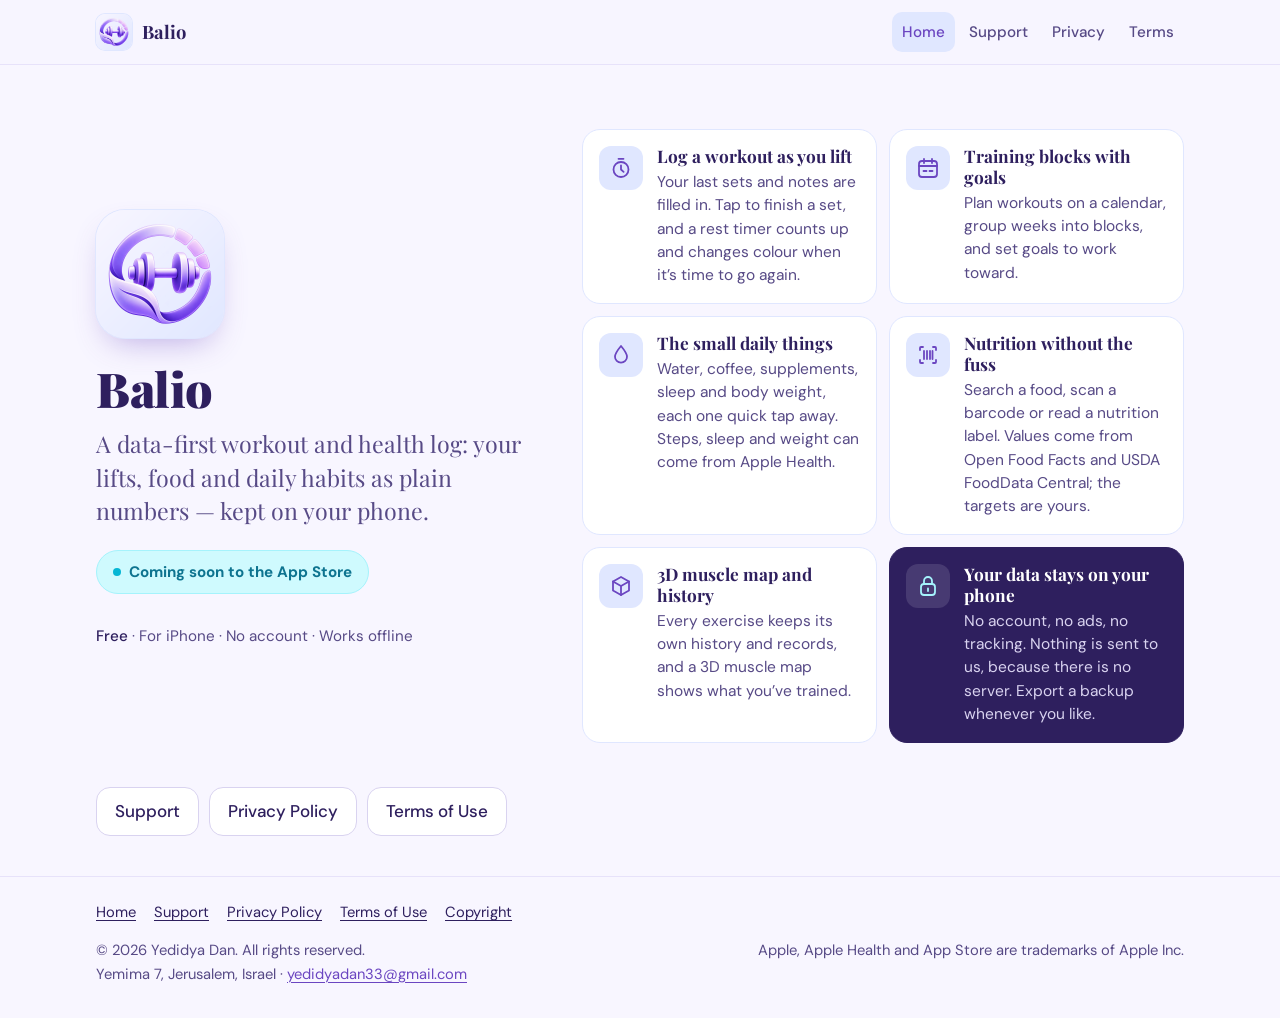
<file: index.html>
<!doctype html>
<html lang="en">
<head>
<meta charset="utf-8">
<meta name="viewport" content="width=device-width, initial-scale=1">
<title>Balio · Private workout and health log for iPhone</title>
<meta name="description" content="A private workout and health log for iPhone. Log lifts with a rest timer, plan training blocks, track food, water, coffee, sleep, supplements and weight. No account; your data stays on your phone, never on our servers.">
<meta name="theme-color" content="#F8F6FF">
<meta property="og:type" content="website">
<meta property="og:title" content="Balio">
<meta property="og:description" content="A private workout and health log for iPhone. No account; your data stays on your phone, never on our servers.">
<link rel="icon" type="image/png" href="icon.png">
<link rel="apple-touch-icon" href="icon.png">
<link rel="preconnect" href="https://fonts.googleapis.com">
<link rel="preconnect" href="https://fonts.gstatic.com" crossorigin>
<link rel="stylesheet" href="https://fonts.googleapis.com/css2?family=DM+Sans:wght@400;500;700&family=Playfair+Display:wght@400;700;900&display=swap">
<link rel="stylesheet" href="style.css">
</head>
<body>
<a class="skip" href="#main">Skip to content</a>
<header class="site-header">
  <div class="wrap">
    <a class="brand" href="index.html"><img data-app-icon src="icon.png" alt="" width="36" height="36"><span data-app-name>Balio</span></a>
    <nav class="site-nav" aria-label="Main">
      <ul>
        <li><a href="index.html" aria-current="page">Home</a></li>
        <li><a href="support.html">Support</a></li>
        <li><a href="privacy.html">Privacy</a></li>
        <li><a href="terms.html">Terms</a></li>
      </ul>
    </nav>
  </div>
</header>

<main id="main">
  <div class="wrap">
    <section class="hero" aria-labelledby="app-title">
      <div class="hero-grid">
        <div>
          <img class="app-icon" data-app-icon src="icon.png" alt="Balio app icon" width="128" height="128">
          <h1 id="app-title" data-app-name>Balio</h1>
          <p class="pitch">A data-first workout and health log: your lifts, food and daily habits as plain numbers&nbsp;— kept on your phone.</p>
          <p class="pill">Coming soon to the App Store</p>
          <p class="meta"><strong>Free</strong> · For iPhone · No account · Works offline</p>
        </div>

        <ul class="features" aria-label="Features">
          <li class="feature">
            <svg viewBox="0 0 24 24" fill="none" stroke="currentColor" stroke-width="1.8" stroke-linecap="round" stroke-linejoin="round" aria-hidden="true"><circle cx="12" cy="13.5" r="7.5"/><path d="M12 9.5v4l2.6 2.4M9.5 2.8h5"/></svg>
            <h3>Log a workout as you lift</h3>
            <p>Your last sets and notes are filled in. Tap to finish a set, and a rest timer counts up and changes colour when it’s time to go again.</p>
          </li>
          <li class="feature">
            <svg viewBox="0 0 24 24" fill="none" stroke="currentColor" stroke-width="1.8" stroke-linecap="round" stroke-linejoin="round" aria-hidden="true"><rect x="3" y="5" width="18" height="16" rx="3"/><path d="M3 10h18M8 3v4M16 3v4M7.5 15h3M13.5 15h3"/></svg>
            <h3>Training blocks with goals</h3>
            <p>Plan workouts on a calendar, group weeks into blocks, and set goals to work toward.</p>
          </li>
          <li class="feature">
            <svg viewBox="0 0 24 24" fill="none" stroke="currentColor" stroke-width="1.8" stroke-linecap="round" stroke-linejoin="round" aria-hidden="true"><path d="M12 3c3.6 4.3 6 7.6 6 10.7a6 6 0 0 1-12 0C6 10.6 8.4 7.3 12 3z"/></svg>
            <h3>The small daily things</h3>
            <p>Water, coffee, supplements, sleep and body weight, each one quick tap away. Steps, sleep and weight can come from Apple Health.</p>
          </li>
          <li class="feature">
            <svg viewBox="0 0 24 24" fill="none" stroke="currentColor" stroke-width="1.8" stroke-linecap="round" stroke-linejoin="round" aria-hidden="true"><path d="M4 7V5a1 1 0 0 1 1-1h2M17 4h2a1 1 0 0 1 1 1v2M20 17v2a1 1 0 0 1-1 1h-2M7 20H5a1 1 0 0 1-1-1v-2M8 8v8M11 8v8M14 8v8M16.5 8v8"/></svg>
            <h3>Nutrition without the fuss</h3>
            <p>Search a food, scan a barcode or read a nutrition label. Values come from Open Food Facts and USDA FoodData Central; the targets are yours.</p>
          </li>
          <li class="feature">
            <svg viewBox="0 0 24 24" fill="none" stroke="currentColor" stroke-width="1.8" stroke-linecap="round" stroke-linejoin="round" aria-hidden="true"><path d="M12 3l8 4.5v9L12 21l-8-4.5v-9z"/><path d="M4 7.5l8 4.5 8-4.5M12 12v9"/></svg>
            <h3>3D muscle map and history</h3>
            <p>Every exercise keeps its own history and records, and a 3D muscle map shows what you’ve trained.</p>
          </li>
          <li class="feature private">
            <svg viewBox="0 0 24 24" fill="none" stroke="currentColor" stroke-width="1.8" stroke-linecap="round" stroke-linejoin="round" aria-hidden="true"><rect x="5" y="10" width="14" height="11" rx="3"/><path d="M8 10V7a4 4 0 0 1 8 0v3M12 14.5v2.5"/></svg>
            <h3>Your data stays on your phone</h3>
            <p>No account, no ads, no tracking. Nothing is sent to us, because there is no server. Export a backup whenever you like.</p>
          </li>
        </ul>
      </div>
    </section>

    <nav class="links-row" aria-label="More about the app">
      <a class="btn" href="support.html">Support</a>
      <a class="btn" href="privacy.html">Privacy Policy</a>
      <a class="btn" href="terms.html">Terms of Use</a>
    </nav>
  </div>
</main>

<footer class="site-footer">
  <div class="wrap">
    <nav aria-label="Footer">
      <ul>
        <li><a href="index.html">Home</a></li>
        <li><a href="support.html">Support</a></li>
        <li><a href="privacy.html">Privacy Policy</a></li>
        <li><a href="terms.html">Terms of Use</a></li>
        <li><a href="copyright.html">Copyright</a></li>
      </ul>
    </nav>
    <div>
      <p>© 2026 Yedidya Dan. All rights reserved.</p>
      <address>Yemima 7, Jerusalem, Israel · <a href="mailto:yedidyadan33@gmail.com">yedidyadan33@gmail.com</a></address>
    </div>
    <p>Apple, Apple Health and App Store are trademarks of Apple Inc.</p>
  </div>
</footer>
<script src="config.js"></script>
</body>
</html>
</file>
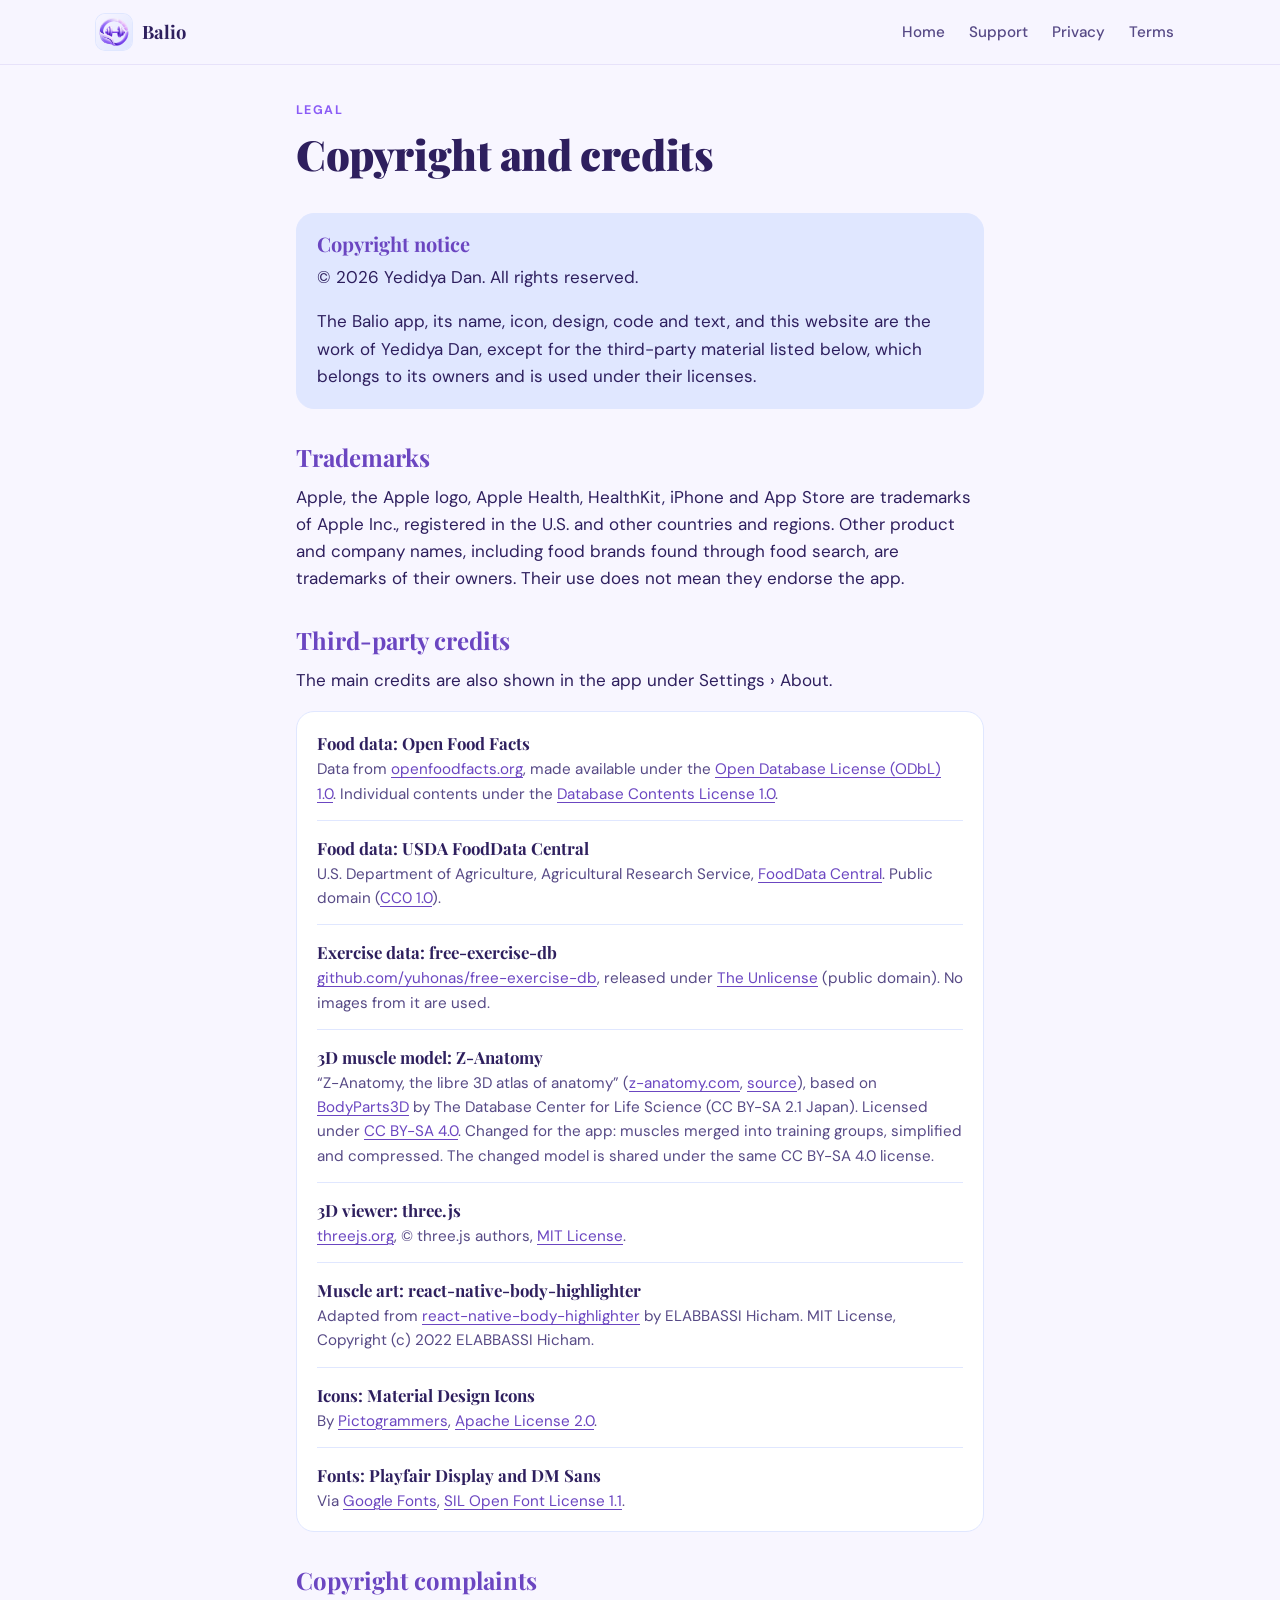
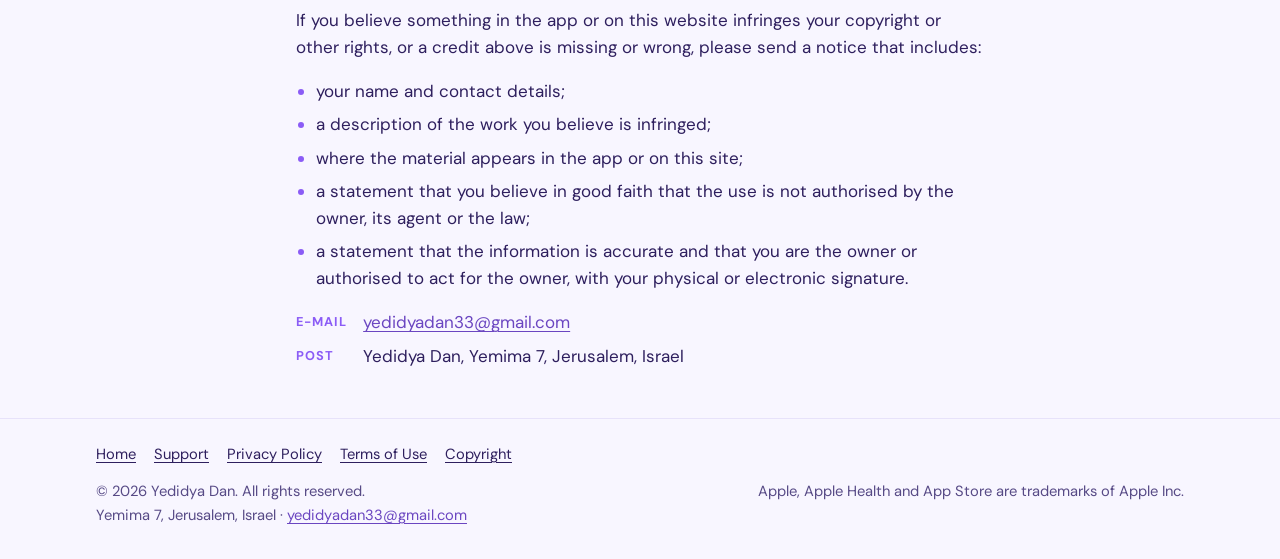
<file: copyright.html>
<!doctype html>
<html lang="en">
<head>
<meta charset="utf-8">
<meta name="viewport" content="width=device-width, initial-scale=1">
<title>Copyright and credits · Balio</title>
<meta name="description" content="Copyright notice, trademarks and third-party credits for the Balio app.">
<meta name="theme-color" content="#F8F6FF">
<link rel="icon" type="image/png" href="icon.png">
<link rel="apple-touch-icon" href="icon.png">
<link rel="preconnect" href="https://fonts.googleapis.com">
<link rel="preconnect" href="https://fonts.gstatic.com" crossorigin>
<link rel="stylesheet" href="https://fonts.googleapis.com/css2?family=DM+Sans:wght@400;500;700&family=Playfair+Display:wght@400;700;900&display=swap">
<link rel="stylesheet" href="style.css">
</head>
<body>
<a class="skip" href="#main">Skip to content</a>
<header class="site-header">
  <div class="wrap">
    <a class="brand" href="index.html"><img data-app-icon src="icon.png" alt="" width="36" height="36"><span data-app-name>Balio</span></a>
    <nav class="site-nav" aria-label="Main">
      <ul>
        <li><a href="index.html">Home</a></li>
        <li><a href="support.html">Support</a></li>
        <li><a href="privacy.html">Privacy</a></li>
        <li><a href="terms.html">Terms</a></li>
      </ul>
    </nav>
  </div>
</header>

<main id="main">
  <article class="wrap doc">
    <p class="eyebrow">Legal</p>
    <h1>Copyright and credits</h1>

    <section aria-labelledby="notice">
      <div class="card tint">
        <h2 id="notice">Copyright notice</h2>
        <p>© 2026 Yedidya Dan. All rights reserved.</p>
        <p>The <span data-app-name>Balio</span> app, its name, icon, design, code and text, and this website are the work of Yedidya Dan, except for the third-party material listed below, which belongs to its owners and is used under their licenses.</p>
      </div>
    </section>

    <section aria-labelledby="tm">
      <h2 id="tm">Trademarks</h2>
      <p>Apple, the Apple logo, Apple Health, HealthKit, iPhone and App Store are trademarks of Apple Inc., registered in the U.S. and other countries and regions. Other product and company names, including food brands found through food search, are trademarks of their owners. Their use does not mean they endorse the app.</p>
    </section>

    <section aria-labelledby="credits">
      <h2 id="credits">Third-party credits</h2>
      <p>The main credits are also shown in the app under Settings › About.</p>
      <div class="card">
        <ul class="credits">
          <li>
            <strong>Food data: Open Food Facts</strong>
            <span>Data from <a href="https://world.openfoodfacts.org/">openfoodfacts.org</a>, made available under the <a href="https://opendatacommons.org/licenses/odbl/1-0/">Open Database License (ODbL) 1.0</a>. Individual contents under the <a href="https://opendatacommons.org/licenses/dbcl/1-0/">Database Contents License 1.0</a>.</span>
          </li>
          <li>
            <strong>Food data: USDA FoodData Central</strong>
            <span>U.S. Department of Agriculture, Agricultural Research Service, <a href="https://fdc.nal.usda.gov/">FoodData Central</a>. Public domain (<a href="https://creativecommons.org/publicdomain/zero/1.0/">CC0 1.0</a>).</span>
          </li>
          <li>
            <strong>Exercise data: free-exercise-db</strong>
            <span><a href="https://github.com/yuhonas/free-exercise-db">github.com/yuhonas/free-exercise-db</a>, released under <a href="https://unlicense.org/">The Unlicense</a> (public domain). No images from it are used.</span>
          </li>
          <li>
            <strong>3D muscle model: Z-Anatomy</strong>
            <span>“Z-Anatomy, the libre 3D atlas of anatomy” (<a href="https://www.z-anatomy.com/">z-anatomy.com</a>, <a href="https://github.com/Z-Anatomy/Models-of-human-anatomy">source</a>), based on <a href="https://dbarchive.biosciencedbc.jp/en/bodyparts3d/download.html">BodyParts3D</a> by The Database Center for Life Science (CC BY-SA 2.1 Japan). Licensed under <a href="https://creativecommons.org/licenses/by-sa/4.0/">CC BY-SA 4.0</a>. Changed for the app: muscles merged into training groups, simplified and compressed. The changed model is shared under the same CC BY-SA 4.0 license.</span>
          </li>
          <li>
            <strong>3D viewer: three.js</strong>
            <span><a href="https://threejs.org/">threejs.org</a>, © three.js authors, <a href="https://github.com/mrdoob/three.js/blob/dev/LICENSE">MIT License</a>.</span>
          </li>
          <li>
            <strong>Muscle art: react-native-body-highlighter</strong>
            <span>Adapted from <a href="https://github.com/HichamELBSI/react-native-body-highlighter">react-native-body-highlighter</a> by ELABBASSI Hicham. MIT License, Copyright (c) 2022 ELABBASSI Hicham.</span>
          </li>
          <li>
            <strong>Icons: Material Design Icons</strong>
            <span>By <a href="https://pictogrammers.com/library/mdi/">Pictogrammers</a>, <a href="https://www.apache.org/licenses/LICENSE-2.0">Apache License 2.0</a>.</span>
          </li>
          <li>
            <strong>Fonts: Playfair Display and DM Sans</strong>
            <span>Via <a href="https://fonts.google.com/">Google Fonts</a>, <a href="https://openfontlicense.org/">SIL Open Font License 1.1</a>.</span>
          </li>
        </ul>
      </div>
    </section>

    <section aria-labelledby="notices">
      <h2 id="notices">Copyright complaints</h2>
      <p>If you believe something in the app or on this website infringes your copyright or other rights, or a credit above is missing or wrong, please send a notice that includes:</p>
      <ul>
        <li>your name and contact details;</li>
        <li>a description of the work you believe is infringed;</li>
        <li>where the material appears in the app or on this site;</li>
        <li>a statement that you believe in good faith that the use is not authorised by the owner, its agent or the law;</li>
        <li>a statement that the information is accurate and that you are the owner or authorised to act for the owner, with your physical or electronic signature.</li>
      </ul>
      <dl class="contact">
        <dt>E-mail</dt>
        <dd><a href="mailto:yedidyadan33@gmail.com?subject=Copyright%20notice">yedidyadan33@gmail.com</a></dd>
        <dt>Post</dt>
        <dd>Yedidya Dan, Yemima 7, Jerusalem, Israel</dd>
      </dl>
    </section>
  </article>
</main>

<footer class="site-footer">
  <div class="wrap">
    <nav aria-label="Footer">
      <ul>
        <li><a href="index.html">Home</a></li>
        <li><a href="support.html">Support</a></li>
        <li><a href="privacy.html">Privacy Policy</a></li>
        <li><a href="terms.html">Terms of Use</a></li>
        <li><a href="copyright.html" aria-current="page">Copyright</a></li>
      </ul>
    </nav>
    <div>
      <p>© 2026 Yedidya Dan. All rights reserved.</p>
      <address>Yemima 7, Jerusalem, Israel · <a href="mailto:yedidyadan33@gmail.com">yedidyadan33@gmail.com</a></address>
    </div>
    <p>Apple, Apple Health and App Store are trademarks of Apple Inc.</p>
  </div>
</footer>
<script src="config.js"></script>
</body>
</html>
</file>
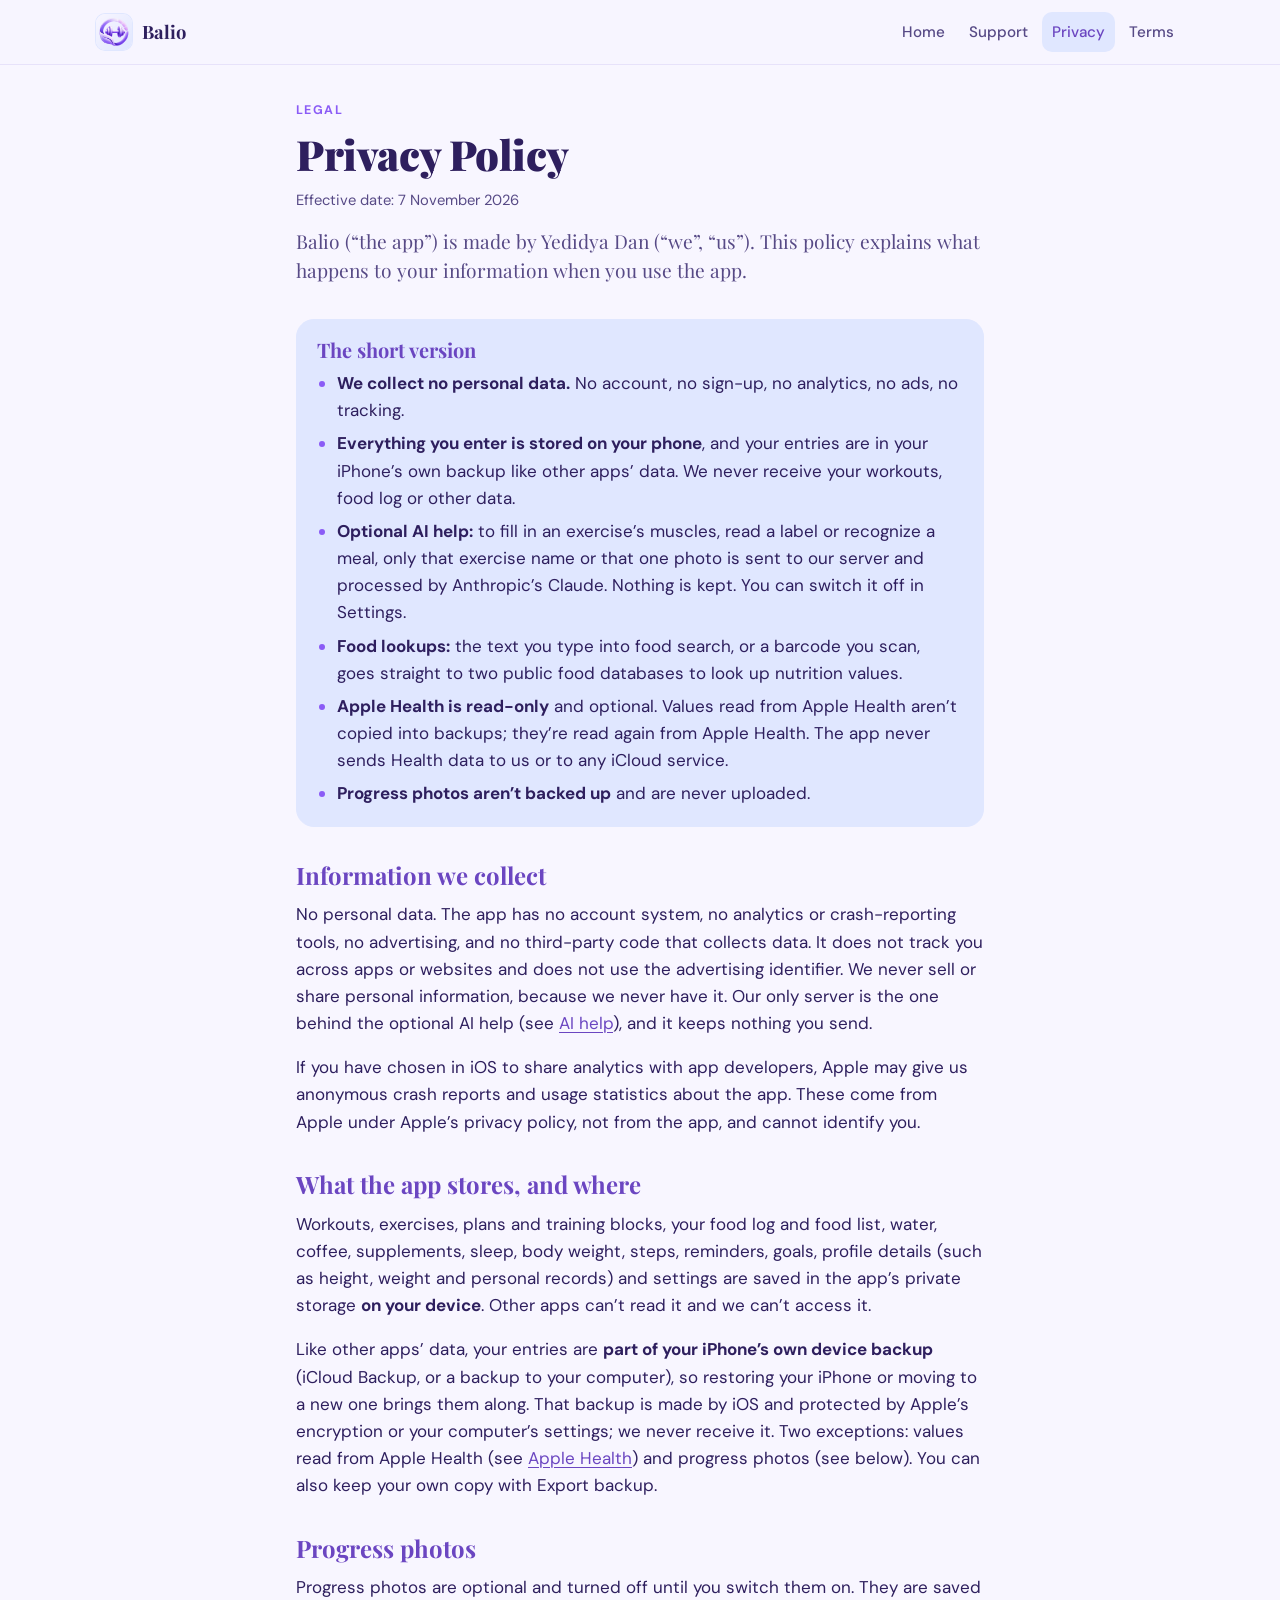
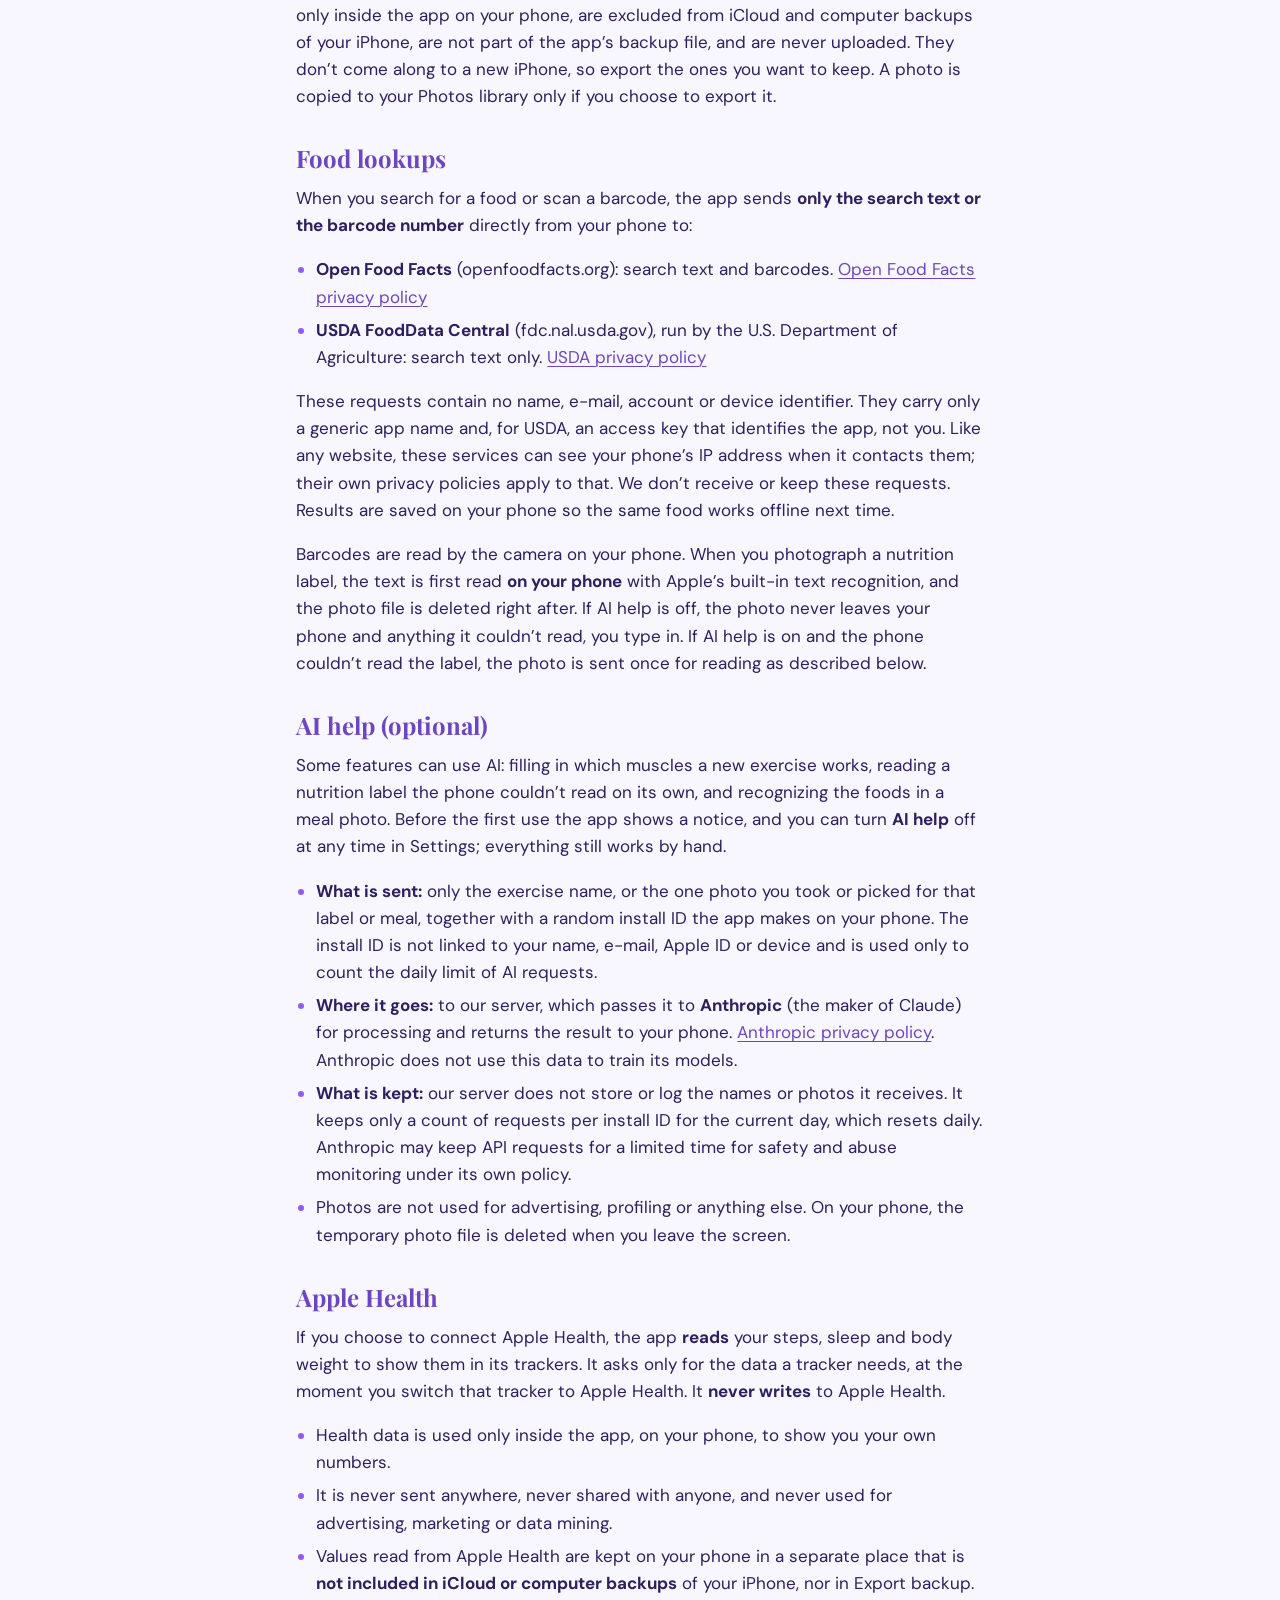
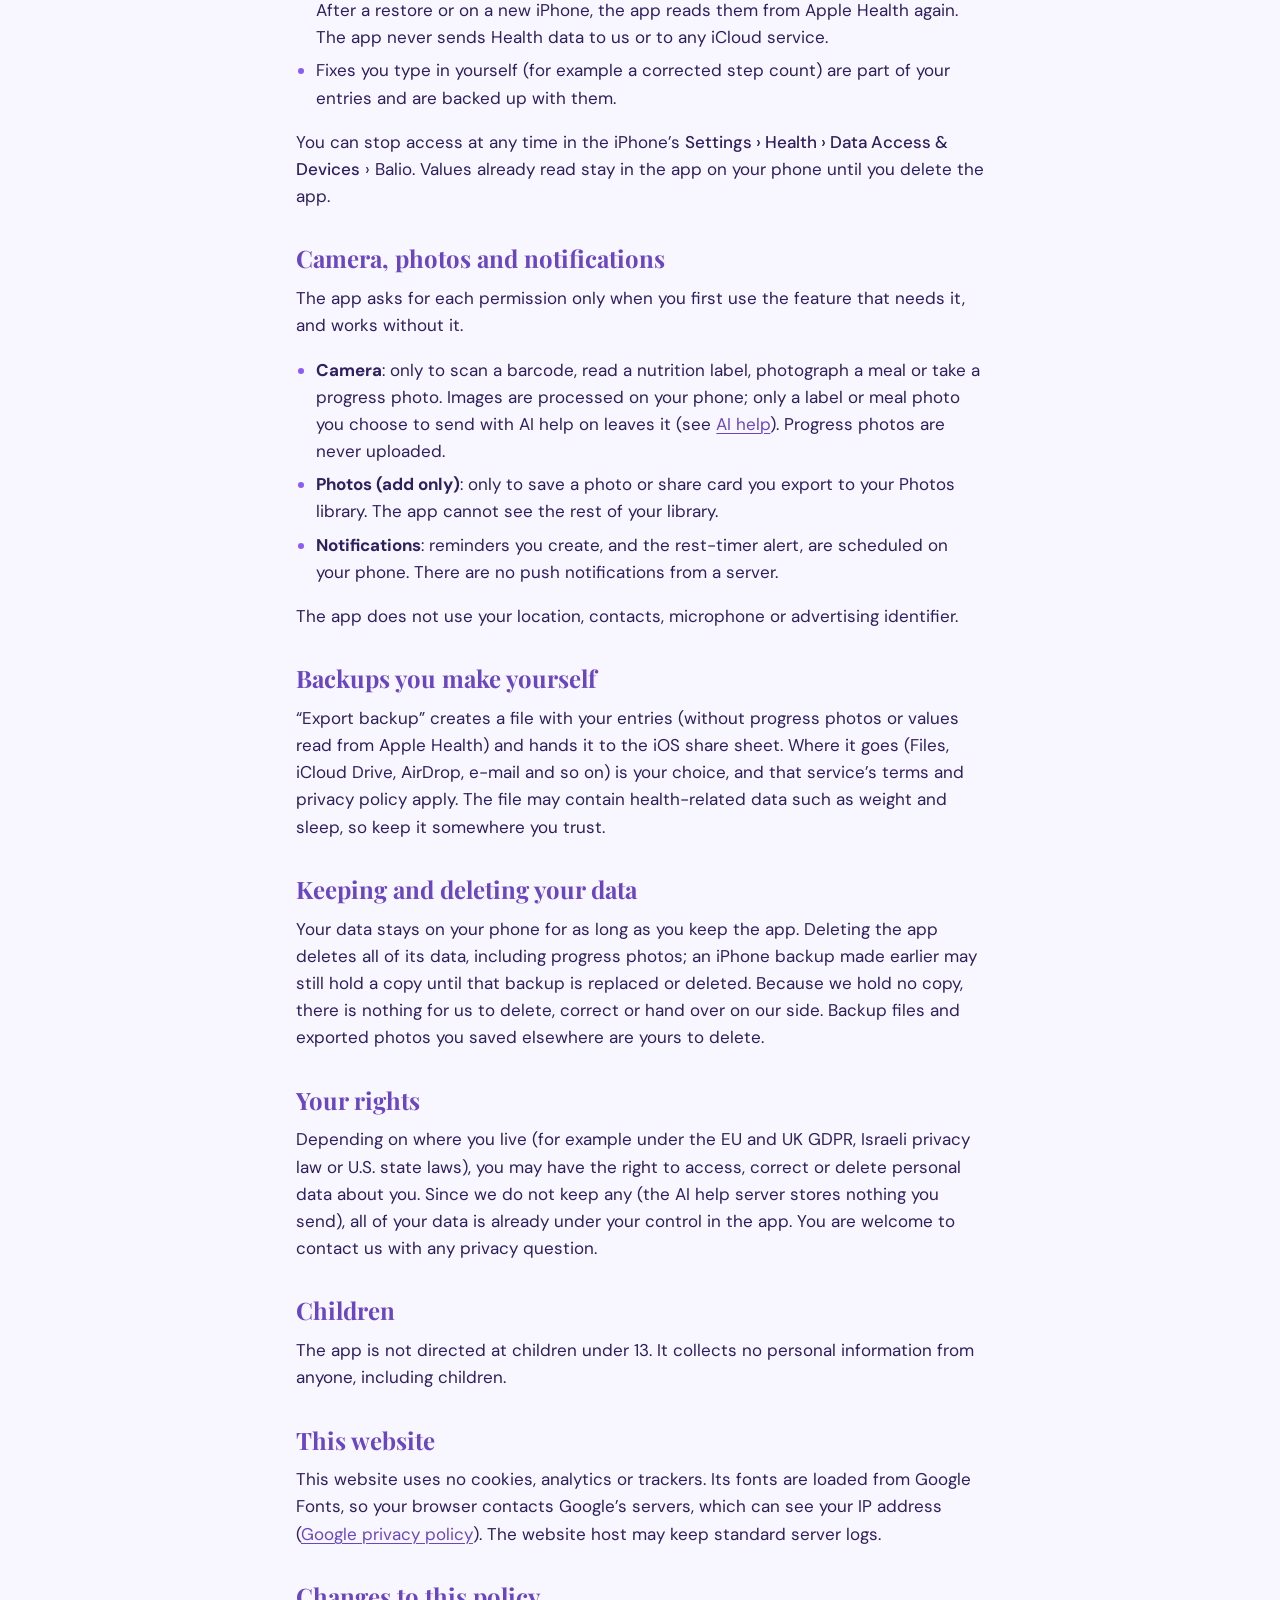
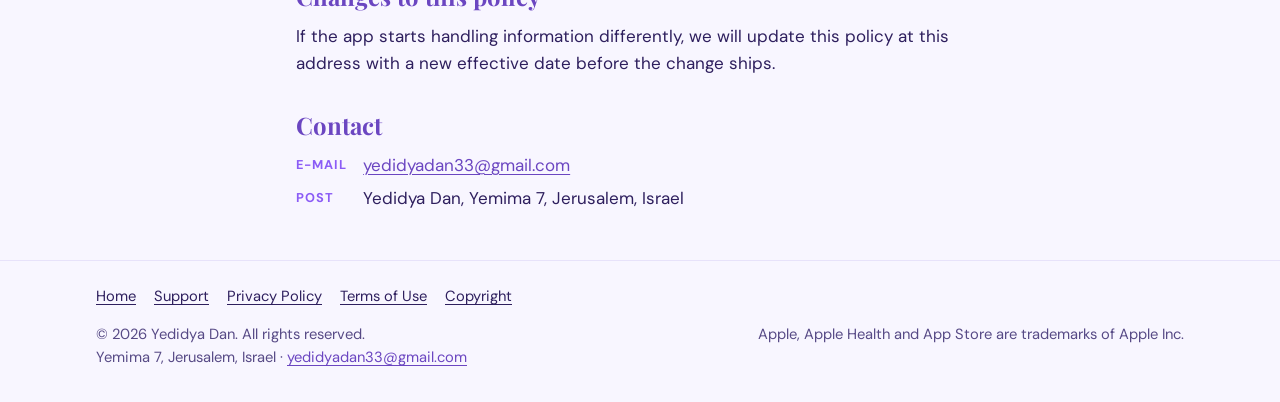
<file: privacy.html>
<!doctype html>
<html lang="en">
<head>
<meta charset="utf-8">
<meta name="viewport" content="width=device-width, initial-scale=1">
<title>Privacy Policy · Balio</title>
<meta name="description" content="Privacy Policy for Balio. No account, no analytics, no ads, no tracking. Your data stays on your phone.">
<meta name="theme-color" content="#F8F6FF">
<link rel="icon" type="image/png" href="icon.png">
<link rel="apple-touch-icon" href="icon.png">
<link rel="preconnect" href="https://fonts.googleapis.com">
<link rel="preconnect" href="https://fonts.gstatic.com" crossorigin>
<link rel="stylesheet" href="https://fonts.googleapis.com/css2?family=DM+Sans:wght@400;500;700&family=Playfair+Display:wght@400;700;900&display=swap">
<link rel="stylesheet" href="style.css">
</head>
<body>
<a class="skip" href="#main">Skip to content</a>
<header class="site-header">
  <div class="wrap">
    <a class="brand" href="index.html"><img data-app-icon src="icon.png" alt="" width="36" height="36"><span data-app-name>Balio</span></a>
    <nav class="site-nav" aria-label="Main">
      <ul>
        <li><a href="index.html">Home</a></li>
        <li><a href="support.html">Support</a></li>
        <li><a href="privacy.html" aria-current="page">Privacy</a></li>
        <li><a href="terms.html">Terms</a></li>
      </ul>
    </nav>
  </div>
</header>

<main id="main">
  <article class="wrap doc">
    <p class="eyebrow">Legal</p>
    <h1>Privacy Policy</h1>
    <p class="dates">Effective date: <time datetime="2026-11-07">7 November 2026</time></p>
    <p class="lead"><span data-app-name>Balio</span> (“the app”) is made by Yedidya Dan (“we”, “us”). This policy explains what happens to your information when you use the app.</p>

    <section aria-labelledby="short">
      <div class="card tint">
        <h2 id="short">The short version</h2>
        <ul>
          <li><strong>We collect no personal data.</strong> No account, no sign-up, no analytics, no ads, no tracking.</li>
          <li><strong>Everything you enter is stored on your phone</strong>, and your entries are in your iPhone’s own backup like other apps’ data. We never receive your workouts, food log or other data.</li>
          <li><strong>Optional AI help:</strong> to fill in an exercise’s muscles, read a label or recognize a meal, only that exercise name or that one photo is sent to our server and processed by Anthropic’s Claude. Nothing is kept. You can switch it off in Settings.</li>
          <li><strong>Food lookups:</strong> the text you type into food search, or a barcode you scan, goes straight to two public food databases to look up nutrition values.</li>
          <li><strong>Apple Health is read-only</strong> and optional. Values read from Apple Health aren’t copied into backups; they’re read again from Apple Health. The app never sends Health data to us or to any iCloud service.</li>
          <li><strong>Progress photos aren’t backed up</strong> and are never uploaded.</li>
        </ul>
      </div>
    </section>

    <section aria-labelledby="collect">
      <h2 id="collect">Information we collect</h2>
      <p>No personal data. The app has no account system, no analytics or crash-reporting tools, no advertising, and no third-party code that collects data. It does not track you across apps or websites and does not use the advertising identifier. We never sell or share personal information, because we never have it. Our only server is the one behind the optional AI help (see <a href="#ai">AI help</a>), and it keeps nothing you send.</p>
      <p>If you have chosen in iOS to share analytics with app developers, Apple may give us anonymous crash reports and usage statistics about the app. These come from Apple under Apple’s privacy policy, not from the app, and cannot identify you.</p>
    </section>

    <section aria-labelledby="stored">
      <h2 id="stored">What the app stores, and where</h2>
      <p>Workouts, exercises, plans and training blocks, your food log and food list, water, coffee, supplements, sleep, body weight, steps, reminders, goals, profile details (such as height, weight and personal records) and settings are saved in the app’s private storage <strong>on your device</strong>. Other apps can’t read it and we can’t access it.</p>
      <p>Like other apps’ data, your entries are <strong>part of your iPhone’s own device backup</strong> (iCloud Backup, or a backup to your computer), so restoring your iPhone or moving to a new one brings them along. That backup is made by iOS and protected by Apple’s encryption or your computer’s settings; we never receive it. Two exceptions: values read from Apple Health (see <a href="#health">Apple Health</a>) and progress photos (see below). You can also keep your own copy with Export backup.</p>
    </section>

    <section aria-labelledby="photos">
      <h2 id="photos">Progress photos</h2>
      <p>Progress photos are optional and turned off until you switch them on. They are saved only inside the app on your phone, are excluded from iCloud and computer backups of your iPhone, are not part of the app’s backup file, and are never uploaded. They don’t come along to a new iPhone, so export the ones you want to keep. A photo is copied to your Photos library only if you choose to export it.</p>
    </section>

    <section aria-labelledby="food">
      <h2 id="food">Food lookups</h2>
      <p>When you search for a food or scan a barcode, the app sends <strong>only the search text or the barcode number</strong> directly from your phone to:</p>
      <ul>
        <li><strong>Open Food Facts</strong> (openfoodfacts.org): search text and barcodes. <a href="https://world.openfoodfacts.org/privacy">Open Food Facts privacy policy</a></li>
        <li><strong>USDA FoodData Central</strong> (fdc.nal.usda.gov), run by the U.S. Department of Agriculture: search text only. <a href="https://www.usda.gov/privacy-policy">USDA privacy policy</a></li>
      </ul>
      <p>These requests contain no name, e-mail, account or device identifier. They carry only a generic app name and, for USDA, an access key that identifies the app, not you. Like any website, these services can see your phone’s IP address when it contacts them; their own privacy policies apply to that. We don’t receive or keep these requests. Results are saved on your phone so the same food works offline next time.</p>
      <p>Barcodes are read by the camera on your phone. When you photograph a nutrition label, the text is first read <strong>on your phone</strong> with Apple’s built-in text recognition, and the photo file is deleted right after. If AI help is off, the photo never leaves your phone and anything it couldn’t read, you type in. If AI help is on and the phone couldn’t read the label, the photo is sent once for reading as described below.</p>
    </section>

    <section aria-labelledby="ai">
      <h2 id="ai">AI help (optional)</h2>
      <p>Some features can use AI: filling in which muscles a new exercise works, reading a nutrition label the phone couldn’t read on its own, and recognizing the foods in a meal photo. Before the first use the app shows a notice, and you can turn <strong>AI help</strong> off at any time in Settings; everything still works by hand.</p>
      <ul>
        <li><strong>What is sent:</strong> only the exercise name, or the one photo you took or picked for that label or meal, together with a random install ID the app makes on your phone. The install ID is not linked to your name, e-mail, Apple ID or device and is used only to count the daily limit of AI requests.</li>
        <li><strong>Where it goes:</strong> to our server, which passes it to <strong>Anthropic</strong> (the maker of Claude) for processing and returns the result to your phone. <a href="https://www.anthropic.com/legal/privacy">Anthropic privacy policy</a>. Anthropic does not use this data to train its models.</li>
        <li><strong>What is kept:</strong> our server does not store or log the names or photos it receives. It keeps only a count of requests per install ID for the current day, which resets daily. Anthropic may keep API requests for a limited time for safety and abuse monitoring under its own policy.</li>
        <li>Photos are not used for advertising, profiling or anything else. On your phone, the temporary photo file is deleted when you leave the screen.</li>
      </ul>
    </section>

    <section aria-labelledby="health">
      <h2 id="health">Apple Health</h2>
      <p>If you choose to connect Apple Health, the app <strong>reads</strong> your steps, sleep and body weight to show them in its trackers. It asks only for the data a tracker needs, at the moment you switch that tracker to Apple Health. It <strong>never writes</strong> to Apple Health.</p>
      <ul>
        <li>Health data is used only inside the app, on your phone, to show you your own numbers.</li>
        <li>It is never sent anywhere, never shared with anyone, and never used for advertising, marketing or data mining.</li>
        <li>Values read from Apple Health are kept on your phone in a separate place that is <strong>not included in iCloud or computer backups</strong> of your iPhone, nor in Export backup. After a restore or on a new iPhone, the app reads them from Apple Health again. The app never sends Health data to us or to any iCloud service.</li>
        <li>Fixes you type in yourself (for example a corrected step count) are part of your entries and are backed up with them.</li>
      </ul>
      <p>You can stop access at any time in the iPhone’s <span class="path-wrap">Settings › Health › Data Access &amp; Devices</span> › <span data-app-name>Balio</span>. Values already read stay in the app on your phone until you delete the app.</p>
    </section>

    <section aria-labelledby="perms">
      <h2 id="perms">Camera, photos and notifications</h2>
      <p>The app asks for each permission only when you first use the feature that needs it, and works without it.</p>
      <ul>
        <li><strong>Camera</strong>: only to scan a barcode, read a nutrition label, photograph a meal or take a progress photo. Images are processed on your phone; only a label or meal photo you choose to send with AI help on leaves it (see <a href="#ai">AI help</a>). Progress photos are never uploaded.</li>
        <li><strong>Photos (add only)</strong>: only to save a photo or share card you export to your Photos library. The app cannot see the rest of your library.</li>
        <li><strong>Notifications</strong>: reminders you create, and the rest-timer alert, are scheduled on your phone. There are no push notifications from a server.</li>
      </ul>
      <p>The app does not use your location, contacts, microphone or advertising identifier.</p>
    </section>

    <section aria-labelledby="backups">
      <h2 id="backups">Backups you make yourself</h2>
      <p>“Export backup” creates a file with your entries (without progress photos or values read from Apple Health) and hands it to the iOS share sheet. Where it goes (Files, iCloud Drive, AirDrop, e-mail and so on) is your choice, and that service’s terms and privacy policy apply. The file may contain health-related data such as weight and sleep, so keep it somewhere you trust.</p>
    </section>

    <section aria-labelledby="delete">
      <h2 id="delete">Keeping and deleting your data</h2>
      <p>Your data stays on your phone for as long as you keep the app. Deleting the app deletes all of its data, including progress photos; an iPhone backup made earlier may still hold a copy until that backup is replaced or deleted. Because we hold no copy, there is nothing for us to delete, correct or hand over on our side. Backup files and exported photos you saved elsewhere are yours to delete.</p>
    </section>

    <section aria-labelledby="rights">
      <h2 id="rights">Your rights</h2>
      <p>Depending on where you live (for example under the EU and UK GDPR, Israeli privacy law or U.S. state laws), you may have the right to access, correct or delete personal data about you. Since we do not keep any (the AI help server stores nothing you send), all of your data is already under your control in the app. You are welcome to contact us with any privacy question.</p>
    </section>

    <section aria-labelledby="children">
      <h2 id="children">Children</h2>
      <p>The app is not directed at children under 13. It collects no personal information from anyone, including children.</p>
    </section>

    <section aria-labelledby="site">
      <h2 id="site">This website</h2>
      <p>This website uses no cookies, analytics or trackers. Its fonts are loaded from Google Fonts, so your browser contacts Google’s servers, which can see your IP address (<a href="https://policies.google.com/privacy">Google privacy policy</a>). The website host may keep standard server logs.</p>
    </section>

    <section aria-labelledby="changes">
      <h2 id="changes">Changes to this policy</h2>
      <p>If the app starts handling information differently, we will update this policy at this address with a new effective date before the change ships.</p>
    </section>

    <section aria-labelledby="contact">
      <h2 id="contact">Contact</h2>
      <dl class="contact">
        <dt>E-mail</dt>
        <dd><a href="mailto:yedidyadan33@gmail.com?subject=Privacy">yedidyadan33@gmail.com</a></dd>
        <dt>Post</dt>
        <dd>Yedidya Dan, Yemima 7, Jerusalem, Israel</dd>
      </dl>
    </section>
  </article>
</main>

<footer class="site-footer">
  <div class="wrap">
    <nav aria-label="Footer">
      <ul>
        <li><a href="index.html">Home</a></li>
        <li><a href="support.html">Support</a></li>
        <li><a href="privacy.html">Privacy Policy</a></li>
        <li><a href="terms.html">Terms of Use</a></li>
        <li><a href="copyright.html">Copyright</a></li>
      </ul>
    </nav>
    <div>
      <p>© 2026 Yedidya Dan. All rights reserved.</p>
      <address>Yemima 7, Jerusalem, Israel · <a href="mailto:yedidyadan33@gmail.com">yedidyadan33@gmail.com</a></address>
    </div>
    <p>Apple, Apple Health and App Store are trademarks of Apple Inc.</p>
  </div>
</footer>
<script src="config.js"></script>
</body>
</html>
</file>
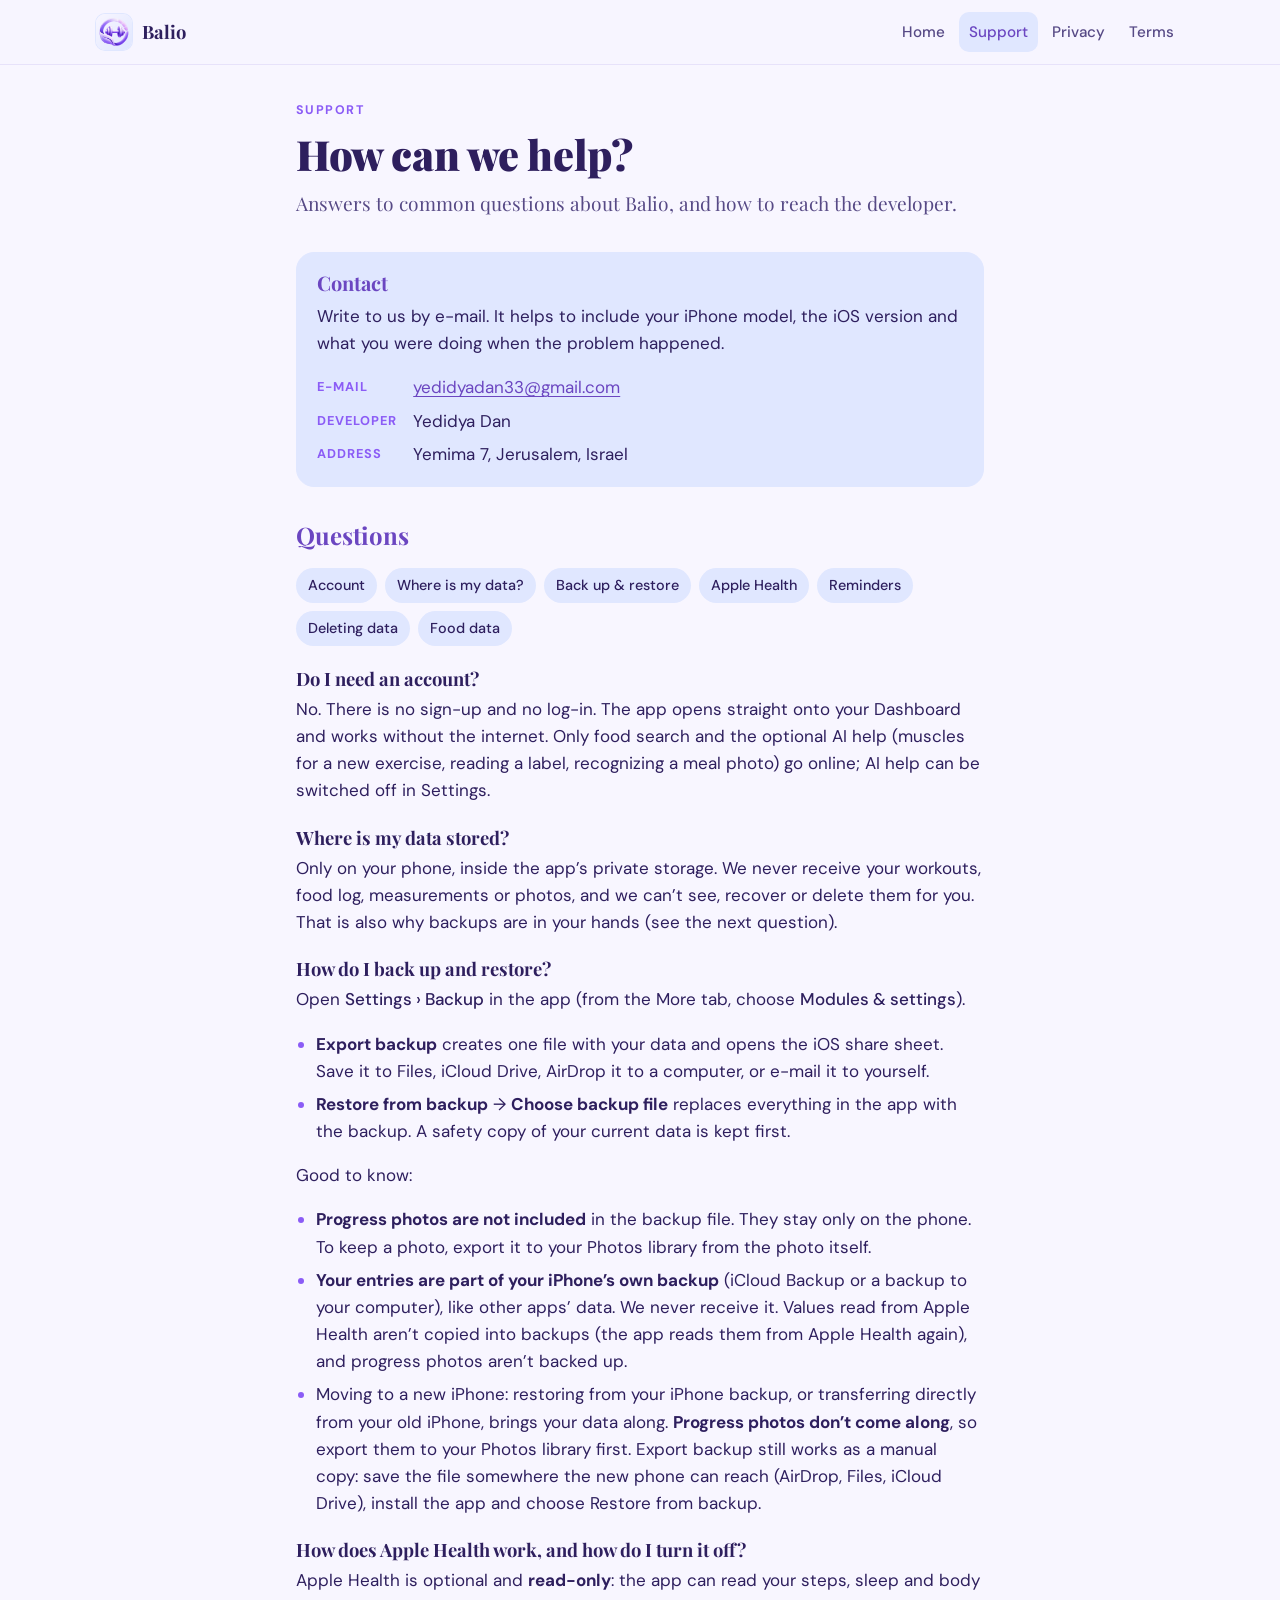
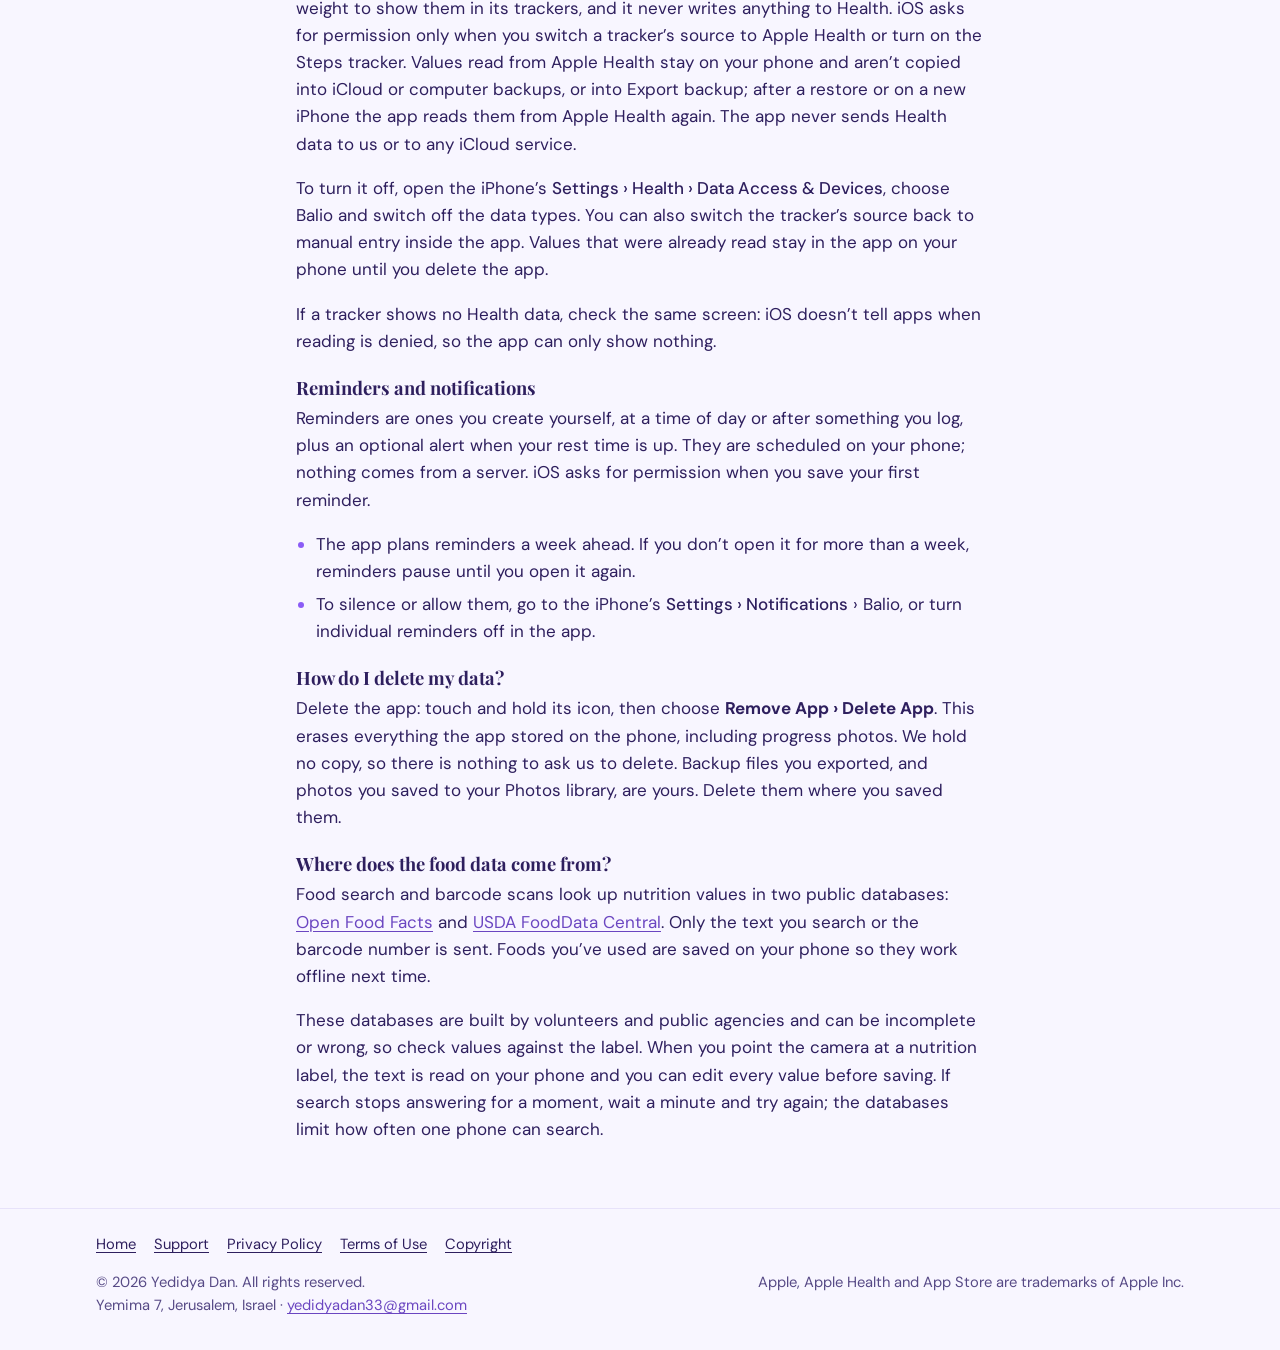
<file: support.html>
<!doctype html>
<html lang="en">
<head>
<meta charset="utf-8">
<meta name="viewport" content="width=device-width, initial-scale=1">
<title>Support · Balio</title>
<meta name="description" content="Help and contact for Balio: backups, Apple Health, reminders, deleting your data and where food data comes from.">
<meta name="theme-color" content="#F8F6FF">
<link rel="icon" type="image/png" href="icon.png">
<link rel="apple-touch-icon" href="icon.png">
<link rel="preconnect" href="https://fonts.googleapis.com">
<link rel="preconnect" href="https://fonts.gstatic.com" crossorigin>
<link rel="stylesheet" href="https://fonts.googleapis.com/css2?family=DM+Sans:wght@400;500;700&family=Playfair+Display:wght@400;700;900&display=swap">
<link rel="stylesheet" href="style.css">
</head>
<body>
<a class="skip" href="#main">Skip to content</a>
<header class="site-header">
  <div class="wrap">
    <a class="brand" href="index.html"><img data-app-icon src="icon.png" alt="" width="36" height="36"><span data-app-name>Balio</span></a>
    <nav class="site-nav" aria-label="Main">
      <ul>
        <li><a href="index.html">Home</a></li>
        <li><a href="support.html" aria-current="page">Support</a></li>
        <li><a href="privacy.html">Privacy</a></li>
        <li><a href="terms.html">Terms</a></li>
      </ul>
    </nav>
  </div>
</header>

<main id="main">
  <div class="wrap doc">
    <p class="eyebrow">Support</p>
    <h1>How can we help?</h1>
    <p class="lead">Answers to common questions about <span data-app-name>Balio</span>, and how to reach the developer.</p>

    <section aria-labelledby="contact">
      <div class="card tint">
        <h2 id="contact">Contact</h2>
        <p>Write to us by e-mail. It helps to include your iPhone model, the iOS version and what you were doing when the problem happened.</p>
        <dl class="contact">
          <dt>E-mail</dt>
          <dd><a href="mailto:yedidyadan33@gmail.com?subject=Balio%20support">yedidyadan33@gmail.com</a></dd>
          <dt>Developer</dt>
          <dd>Yedidya Dan</dd>
          <dt>Address</dt>
          <dd>Yemima 7, Jerusalem, Israel</dd>
        </dl>
      </div>
    </section>

    <section aria-labelledby="faq">
      <h2 id="faq">Questions</h2>
      <ul class="toc" aria-label="Jump to a question">
        <li><a href="#account">Account</a></li>
        <li><a href="#data">Where is my data?</a></li>
        <li><a href="#backup">Back up &amp; restore</a></li>
        <li><a href="#health">Apple Health</a></li>
        <li><a href="#reminders">Reminders</a></li>
        <li><a href="#delete">Deleting data</a></li>
        <li><a href="#food">Food data</a></li>
      </ul>

      <h3 id="account">Do I need an account?</h3>
      <p>No. There is no sign-up and no log-in. The app opens straight onto your Dashboard and works without the internet. Only food search and the optional AI help (muscles for a new exercise, reading a label, recognizing a meal photo) go online; AI help can be switched off in Settings.</p>

      <h3 id="data">Where is my data stored?</h3>
      <p>Only on your phone, inside the app’s private storage. We never receive your workouts, food log, measurements or photos, and we can’t see, recover or delete them for you. That is also why backups are in your hands (see the next question).</p>

      <h3 id="backup">How do I back up and restore?</h3>
      <p>Open <span class="path-wrap">Settings › Backup</span> in the app (from the More tab, choose <span class="path">Modules &amp; settings</span>).</p>
      <ul>
        <li><strong>Export backup</strong> creates one file with your data and opens the iOS share sheet. Save it to Files, iCloud Drive, AirDrop it to a computer, or e-mail it to yourself.</li>
        <li><strong>Restore from backup</strong> → <strong>Choose backup file</strong> replaces everything in the app with the backup. A safety copy of your current data is kept first.</li>
      </ul>
      <p>Good to know:</p>
      <ul>
        <li><strong>Progress photos are not included</strong> in the backup file. They stay only on the phone. To keep a photo, export it to your Photos library from the photo itself.</li>
        <li><strong>Your entries are part of your iPhone’s own backup</strong> (iCloud Backup or a backup to your computer), like other apps’ data. We never receive it. Values read from Apple Health aren’t copied into backups (the app reads them from Apple Health again), and progress photos aren’t backed up.</li>
        <li>Moving to a new iPhone: restoring from your iPhone backup, or transferring directly from your old iPhone, brings your data along. <strong>Progress photos don’t come along</strong>, so export them to your Photos library first. Export backup still works as a manual copy: save the file somewhere the new phone can reach (AirDrop, Files, iCloud Drive), install the app and choose Restore from backup.</li>
      </ul>

      <h3 id="health">How does Apple Health work, and how do I turn it off?</h3>
      <p>Apple Health is optional and <strong>read-only</strong>: the app can read your steps, sleep and body weight to show them in its trackers, and it never writes anything to Health. iOS asks for permission only when you switch a tracker’s source to Apple Health or turn on the Steps tracker. Values read from Apple Health stay on your phone and aren’t copied into iCloud or computer backups, or into Export backup; after a restore or on a new iPhone the app reads them from Apple Health again. The app never sends Health data to us or to any iCloud service.</p>
      <p>To turn it off, open the iPhone’s <span class="path-wrap">Settings › Health › Data Access &amp; Devices</span>, choose <span data-app-name>Balio</span> and switch off the data types. You can also switch the tracker’s source back to manual entry inside the app. Values that were already read stay in the app on your phone until you delete the app.</p>
      <p>If a tracker shows no Health data, check the same screen: iOS doesn’t tell apps when reading is denied, so the app can only show nothing.</p>

      <h3 id="reminders">Reminders and notifications</h3>
      <p>Reminders are ones you create yourself, at a time of day or after something you log, plus an optional alert when your rest time is up. They are scheduled on your phone; nothing comes from a server. iOS asks for permission when you save your first reminder.</p>
      <ul>
        <li>The app plans reminders a week ahead. If you don’t open it for more than a week, reminders pause until you open it again.</li>
        <li>To silence or allow them, go to the iPhone’s <span class="path-wrap">Settings › Notifications</span> › <span data-app-name>Balio</span>, or turn individual reminders off in the app.</li>
      </ul>

      <h3 id="delete">How do I delete my data?</h3>
      <p>Delete the app: touch and hold its icon, then choose <strong>Remove App › Delete App</strong>. This erases everything the app stored on the phone, including progress photos. We hold no copy, so there is nothing to ask us to delete. Backup files you exported, and photos you saved to your Photos library, are yours. Delete them where you saved them.</p>

      <h3 id="food">Where does the food data come from?</h3>
      <p>Food search and barcode scans look up nutrition values in two public databases: <a href="https://world.openfoodfacts.org/">Open Food Facts</a> and <a href="https://fdc.nal.usda.gov/">USDA FoodData Central</a>. Only the text you search or the barcode number is sent. Foods you’ve used are saved on your phone so they work offline next time.</p>
      <p>These databases are built by volunteers and public agencies and can be incomplete or wrong, so check values against the label. When you point the camera at a nutrition label, the text is read on your phone and you can edit every value before saving. If search stops answering for a moment, wait a minute and try again; the databases limit how often one phone can search.</p>
    </section>
  </div>
</main>

<footer class="site-footer">
  <div class="wrap">
    <nav aria-label="Footer">
      <ul>
        <li><a href="index.html">Home</a></li>
        <li><a href="support.html">Support</a></li>
        <li><a href="privacy.html">Privacy Policy</a></li>
        <li><a href="terms.html">Terms of Use</a></li>
        <li><a href="copyright.html">Copyright</a></li>
      </ul>
    </nav>
    <div>
      <p>© 2026 Yedidya Dan. All rights reserved.</p>
      <address>Yemima 7, Jerusalem, Israel · <a href="mailto:yedidyadan33@gmail.com">yedidyadan33@gmail.com</a></address>
    </div>
    <p>Apple, Apple Health and App Store are trademarks of Apple Inc.</p>
  </div>
</footer>
<script src="config.js"></script>
</body>
</html>
</file>
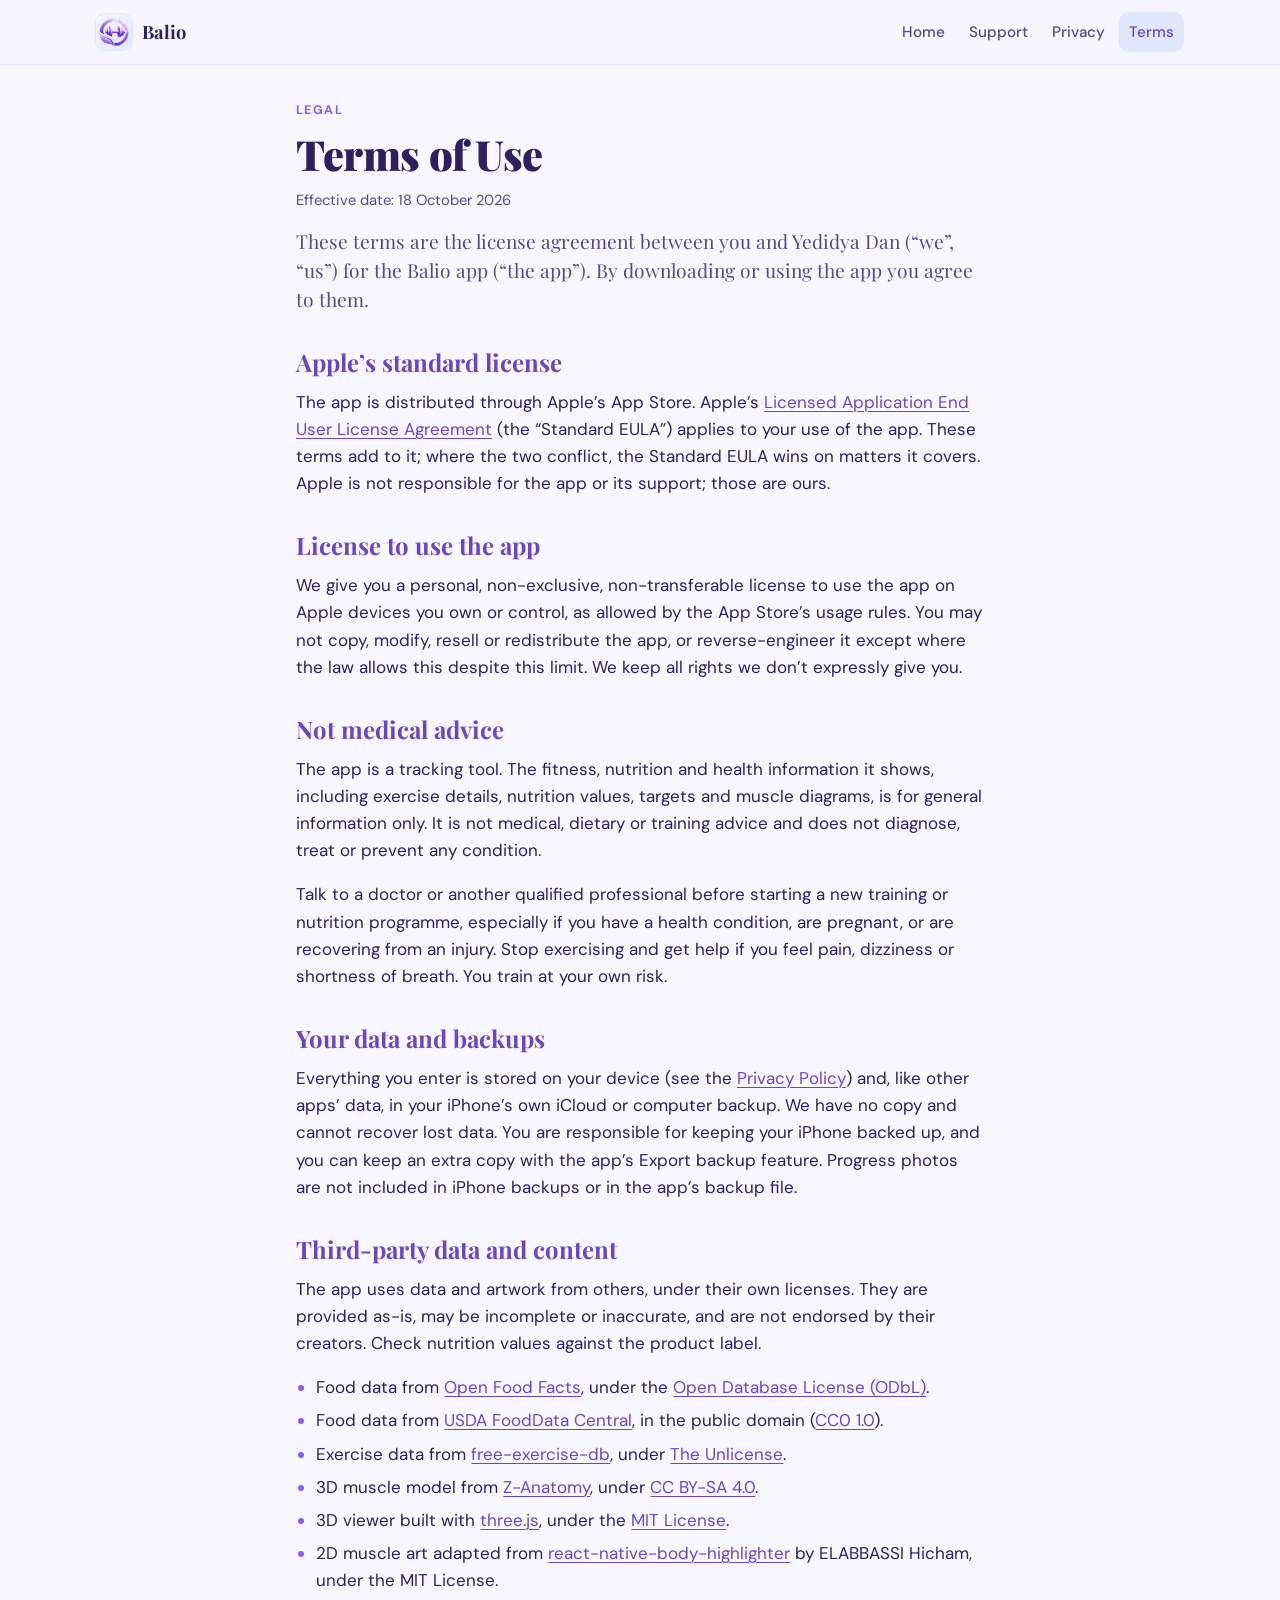
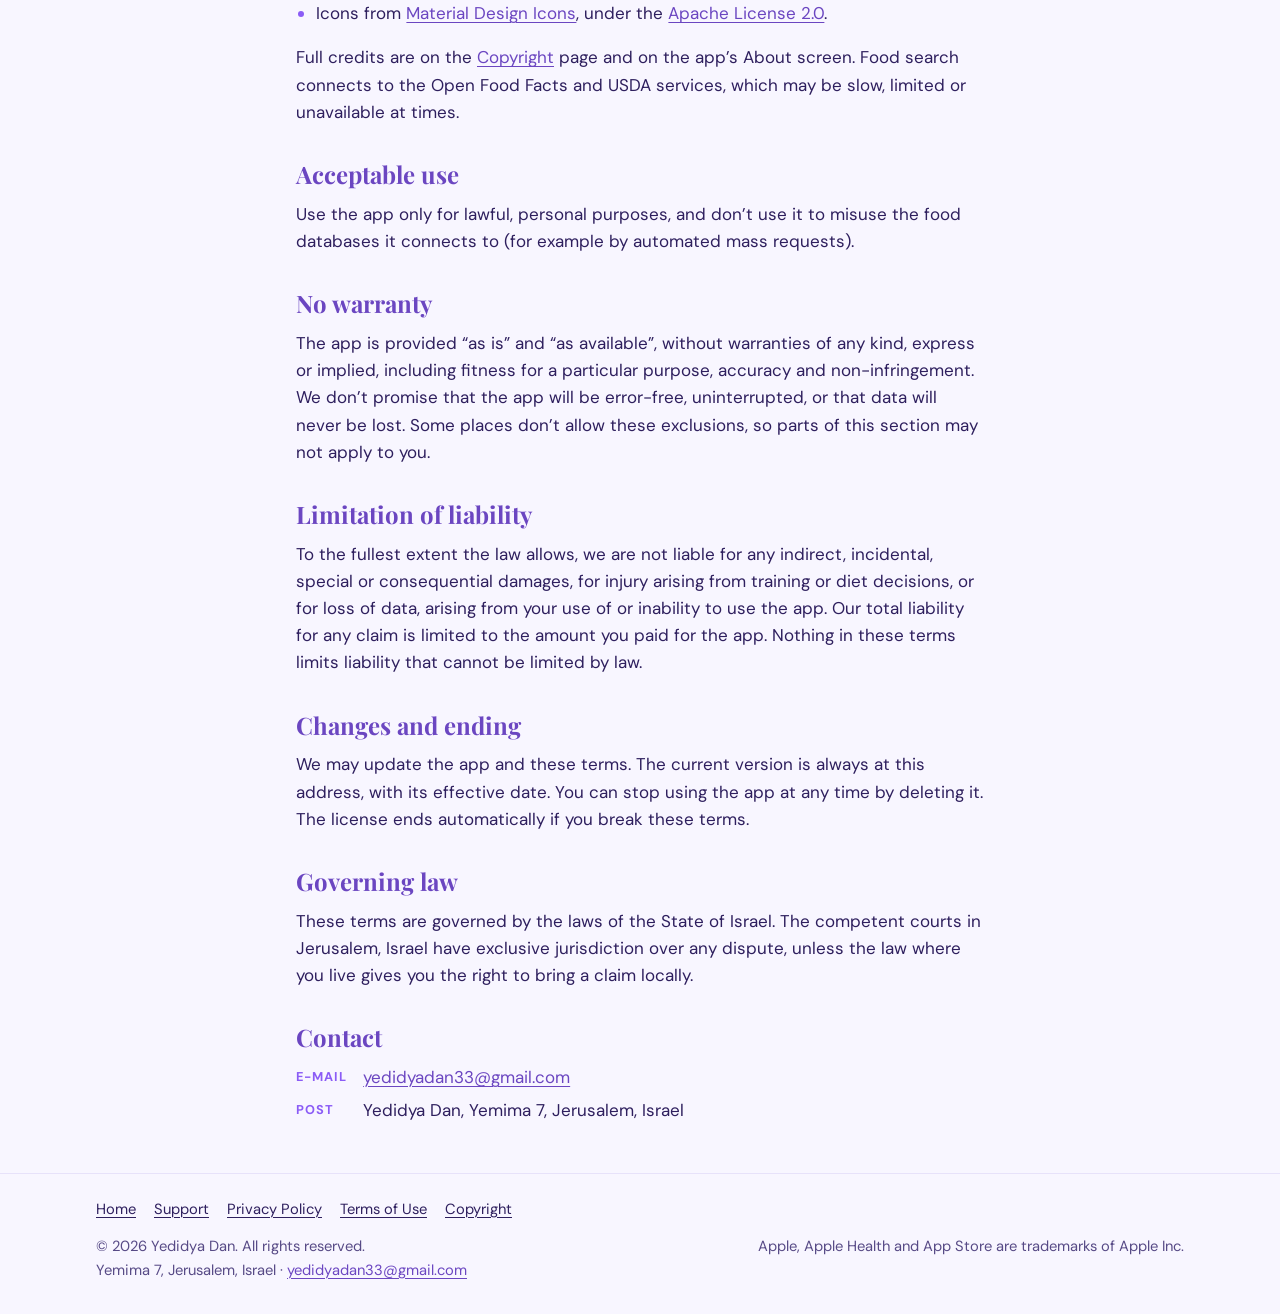
<file: terms.html>
<!doctype html>
<html lang="en">
<head>
<meta charset="utf-8">
<meta name="viewport" content="width=device-width, initial-scale=1">
<title>Terms of Use · Balio</title>
<meta name="description" content="Terms of Use (end-user license) for the Balio iPhone app.">
<meta name="theme-color" content="#F8F6FF">
<link rel="icon" type="image/png" href="icon.png">
<link rel="apple-touch-icon" href="icon.png">
<link rel="preconnect" href="https://fonts.googleapis.com">
<link rel="preconnect" href="https://fonts.gstatic.com" crossorigin>
<link rel="stylesheet" href="https://fonts.googleapis.com/css2?family=DM+Sans:wght@400;500;700&family=Playfair+Display:wght@400;700;900&display=swap">
<link rel="stylesheet" href="style.css">
</head>
<body>
<a class="skip" href="#main">Skip to content</a>
<header class="site-header">
  <div class="wrap">
    <a class="brand" href="index.html"><img data-app-icon src="icon.png" alt="" width="36" height="36"><span data-app-name>Balio</span></a>
    <nav class="site-nav" aria-label="Main">
      <ul>
        <li><a href="index.html">Home</a></li>
        <li><a href="support.html">Support</a></li>
        <li><a href="privacy.html">Privacy</a></li>
        <li><a href="terms.html" aria-current="page">Terms</a></li>
      </ul>
    </nav>
  </div>
</header>

<main id="main">
  <article class="wrap doc">
    <p class="eyebrow">Legal</p>
    <h1>Terms of Use</h1>
    <p class="dates">Effective date: <time datetime="2026-10-18">18 October 2026</time></p>
    <p class="lead">These terms are the license agreement between you and Yedidya Dan (“we”, “us”) for the <span data-app-name>Balio</span> app (“the app”). By downloading or using the app you agree to them.</p>

    <section aria-labelledby="apple">
      <h2 id="apple">Apple’s standard license</h2>
      <p>The app is distributed through Apple’s App Store. Apple’s <a href="https://www.apple.com/legal/internet-services/itunes/dev/stdeula/">Licensed Application End User License Agreement</a> (the “Standard EULA”) applies to your use of the app. These terms add to it; where the two conflict, the Standard EULA wins on matters it covers. Apple is not responsible for the app or its support; those are ours.</p>
    </section>

    <section aria-labelledby="license">
      <h2 id="license">License to use the app</h2>
      <p>We give you a personal, non-exclusive, non-transferable license to use the app on Apple devices you own or control, as allowed by the App Store’s usage rules. You may not copy, modify, resell or redistribute the app, or reverse-engineer it except where the law allows this despite this limit. We keep all rights we don’t expressly give you.</p>
    </section>

    <section aria-labelledby="medical">
      <h2 id="medical">Not medical advice</h2>
      <p>The app is a tracking tool. The fitness, nutrition and health information it shows, including exercise details, nutrition values, targets and muscle diagrams, is for general information only. It is not medical, dietary or training advice and does not diagnose, treat or prevent any condition.</p>
      <p>Talk to a doctor or another qualified professional before starting a new training or nutrition programme, especially if you have a health condition, are pregnant, or are recovering from an injury. Stop exercising and get help if you feel pain, dizziness or shortness of breath. You train at your own risk.</p>
    </section>

    <section aria-labelledby="data">
      <h2 id="data">Your data and backups</h2>
      <p>Everything you enter is stored on your device (see the <a href="privacy.html">Privacy Policy</a>) and, like other apps’ data, in your iPhone’s own iCloud or computer backup. We have no copy and cannot recover lost data. You are responsible for keeping your iPhone backed up, and you can keep an extra copy with the app’s Export backup feature. Progress photos are not included in iPhone backups or in the app’s backup file.</p>
    </section>

    <section aria-labelledby="third">
      <h2 id="third">Third-party data and content</h2>
      <p>The app uses data and artwork from others, under their own licenses. They are provided as-is, may be incomplete or inaccurate, and are not endorsed by their creators. Check nutrition values against the product label.</p>
      <ul>
        <li>Food data from <a href="https://world.openfoodfacts.org/">Open Food Facts</a>, under the <a href="https://opendatacommons.org/licenses/odbl/1-0/">Open Database License (ODbL)</a>.</li>
        <li>Food data from <a href="https://fdc.nal.usda.gov/">USDA FoodData Central</a>, in the public domain (<a href="https://creativecommons.org/publicdomain/zero/1.0/">CC0 1.0</a>).</li>
        <li>Exercise data from <a href="https://github.com/yuhonas/free-exercise-db">free-exercise-db</a>, under <a href="https://unlicense.org/">The Unlicense</a>.</li>
        <li>3D muscle model from <a href="https://www.z-anatomy.com/">Z-Anatomy</a>, under <a href="https://creativecommons.org/licenses/by-sa/4.0/">CC BY-SA 4.0</a>.</li>
        <li>3D viewer built with <a href="https://threejs.org/">three.js</a>, under the <a href="https://github.com/mrdoob/three.js/blob/dev/LICENSE">MIT License</a>.</li>
        <li>2D muscle art adapted from <a href="https://github.com/HichamELBSI/react-native-body-highlighter">react-native-body-highlighter</a> by ELABBASSI Hicham, under the MIT License.</li>
        <li>Icons from <a href="https://pictogrammers.com/library/mdi/">Material Design Icons</a>, under the <a href="https://www.apache.org/licenses/LICENSE-2.0">Apache License 2.0</a>.</li>
      </ul>
      <p>Full credits are on the <a href="copyright.html">Copyright</a> page and on the app’s About screen. Food search connects to the Open Food Facts and USDA services, which may be slow, limited or unavailable at times.</p>
    </section>

    <section aria-labelledby="use">
      <h2 id="use">Acceptable use</h2>
      <p>Use the app only for lawful, personal purposes, and don’t use it to misuse the food databases it connects to (for example by automated mass requests).</p>
    </section>

    <section aria-labelledby="warranty">
      <h2 id="warranty">No warranty</h2>
      <p>The app is provided “as is” and “as available”, without warranties of any kind, express or implied, including fitness for a particular purpose, accuracy and non-infringement. We don’t promise that the app will be error-free, uninterrupted, or that data will never be lost. Some places don’t allow these exclusions, so parts of this section may not apply to you.</p>
    </section>

    <section aria-labelledby="liability">
      <h2 id="liability">Limitation of liability</h2>
      <p>To the fullest extent the law allows, we are not liable for any indirect, incidental, special or consequential damages, for injury arising from training or diet decisions, or for loss of data, arising from your use of or inability to use the app. Our total liability for any claim is limited to the amount you paid for the app. Nothing in these terms limits liability that cannot be limited by law.</p>
    </section>

    <section aria-labelledby="changes">
      <h2 id="changes">Changes and ending</h2>
      <p>We may update the app and these terms. The current version is always at this address, with its effective date. You can stop using the app at any time by deleting it. The license ends automatically if you break these terms.</p>
    </section>

    <section aria-labelledby="law">
      <h2 id="law">Governing law</h2>
      <p>These terms are governed by the laws of the State of Israel. The competent courts in Jerusalem, Israel have exclusive jurisdiction over any dispute, unless the law where you live gives you the right to bring a claim locally.</p>
    </section>

    <section aria-labelledby="contact">
      <h2 id="contact">Contact</h2>
      <dl class="contact">
        <dt>E-mail</dt>
        <dd><a href="mailto:yedidyadan33@gmail.com">yedidyadan33@gmail.com</a></dd>
        <dt>Post</dt>
        <dd>Yedidya Dan, Yemima 7, Jerusalem, Israel</dd>
      </dl>
    </section>
  </article>
</main>

<footer class="site-footer">
  <div class="wrap">
    <nav aria-label="Footer">
      <ul>
        <li><a href="index.html">Home</a></li>
        <li><a href="support.html">Support</a></li>
        <li><a href="privacy.html">Privacy Policy</a></li>
        <li><a href="terms.html">Terms of Use</a></li>
        <li><a href="copyright.html">Copyright</a></li>
      </ul>
    </nav>
    <div>
      <p>© 2026 Yedidya Dan. All rights reserved.</p>
      <address>Yemima 7, Jerusalem, Israel · <a href="mailto:yedidyadan33@gmail.com">yedidyadan33@gmail.com</a></address>
    </div>
    <p>Apple, Apple Health and App Store are trademarks of Apple Inc.</p>
  </div>
</footer>
<script src="config.js"></script>
</body>
</html>
</file>
<file: style.css>
/* Lavender theme — same tokens as the app (src/theme/colors.ts). */
:root {
  --bg: #F8F6FF;
  --ink: #2E1F5E;
  --purple: #6B46C1;
  --violet: #8B5CF6;
  --cyan: #06B6D4;
  --cyan-light: #A5F3FC;
  --cyan-bg: #CFFAFE;
  --cyan-ink: #0E7490;
  --card: #E0E7FF;
  --hairline: #E7E2FA;
  --text-soft: #574A86;
  --white: #FFFFFF;
  --serif: 'Playfair Display', Georgia, 'Times New Roman', serif;
  --sans: 'DM Sans', -apple-system, BlinkMacSystemFont, 'Segoe UI', Roboto, Helvetica, Arial, sans-serif;
  --r-sm: 12px;
  --r-md: 14px;
  --r-lg: 18px;
  --page: 1120px;
  --read: 720px;
  color-scheme: light;
}

*, *::before, *::after { box-sizing: border-box; }

html { -webkit-text-size-adjust: 100%; text-size-adjust: 100%; }

body {
  margin: 0;
  background: var(--bg);
  color: var(--ink);
  font-family: var(--sans);
  font-size: 1.0625rem;
  line-height: 1.6;
  -webkit-font-smoothing: antialiased;
  display: flex;
  flex-direction: column;
  min-height: 100vh;
  min-height: 100dvh;
}

img { max-width: 100%; height: auto; }

a { color: var(--purple); text-underline-offset: 0.18em; text-decoration-thickness: 1px; }
a:hover { color: var(--ink); }
:focus-visible { outline: 3px solid var(--cyan); outline-offset: 2px; border-radius: 4px; }

h1, h2, h3 { font-family: var(--serif); color: var(--ink); line-height: 1.2; margin: 0; }
h1 { font-size: clamp(2rem, 6vw, 3rem); font-weight: 900; letter-spacing: -0.01em; }
h2 { font-size: 1.5rem; font-weight: 700; color: var(--purple); }
h3 { font-size: 1.15rem; font-weight: 700; }
p, ul, ol { margin: 0 0 1em; }
li + li { margin-top: 0.35em; }

.wrap { width: 100%; max-width: var(--page); margin: 0 auto; padding: 0 16px; }

.skip {
  position: absolute; left: 16px; top: -100px; z-index: 10;
  background: var(--ink); color: var(--white); padding: 10px 14px; border-radius: var(--r-sm);
}
.skip:focus { top: 12px; color: var(--white); }

/* ── header ── */
.site-header { border-bottom: 1px solid var(--hairline); background: rgba(248, 246, 255, 0.92); }
.site-header .wrap {
  display: flex; flex-wrap: wrap; align-items: center; justify-content: space-between;
  gap: 6px 20px; padding-top: 12px; padding-bottom: 12px;
}
.brand {
  display: inline-flex; align-items: center; gap: 10px;
  font-family: var(--serif); font-weight: 700; font-size: 1.15rem; color: var(--ink); text-decoration: none;
}
.brand img { width: 36px; height: 36px; border-radius: 9px; box-shadow: 0 0 0 1px var(--card); }
.site-nav ul { display: flex; flex-wrap: wrap; gap: 2px 4px; list-style: none; margin: 0; padding: 0; }
.site-nav li + li { margin-top: 0; }
.site-nav a {
  display: inline-block; padding: 8px 10px; border-radius: 10px;
  font-size: 0.95rem; font-weight: 500; color: var(--text-soft); text-decoration: none;
}
.site-nav a:hover { background: var(--card); color: var(--ink); }
.site-nav a[aria-current="page"] { color: var(--purple); background: var(--card); }

main { flex: 1; }

/* ── home ── */
.hero { padding: 40px 0 28px; }
.hero-grid { display: grid; gap: 36px; align-items: center; }
.app-icon {
  width: 112px; height: 112px; border-radius: 25px; display: block;
  box-shadow: 0 0 0 1px var(--card), 0 14px 32px -12px rgba(107, 70, 193, 0.45);
}
.hero h1 { margin: 22px 0 10px; }
.pitch { font-family: var(--serif); font-size: clamp(1.2rem, 3.6vw, 1.45rem); line-height: 1.45; color: var(--text-soft); max-width: 34ch; margin-bottom: 22px; }
.pill {
  display: inline-flex; align-items: center; gap: 8px;
  padding: 9px 16px; border-radius: 999px;
  background: var(--cyan-bg); color: var(--cyan-ink); border: 1px solid var(--cyan-light);
  font-weight: 700; font-size: 0.95rem;
}
.pill::before { content: ''; width: 8px; height: 8px; border-radius: 50%; background: var(--cyan); }
.meta { margin-top: 14px; color: var(--text-soft); font-size: 0.95rem; }
.meta strong { color: var(--ink); font-weight: 500; }

.features { list-style: none; margin: 0; padding: 0; display: grid; gap: 12px; }
.features li { margin: 0; }
.feature {
  display: grid; grid-template-columns: 44px 1fr; grid-template-rows: auto 1fr; gap: 4px 14px; align-items: start;
  background: var(--white); border: 1px solid var(--card); border-radius: var(--r-lg); padding: 16px;
}
.feature svg {
  grid-row: 1 / 3; width: 44px; height: 44px; padding: 10px; border-radius: var(--r-sm);
  background: var(--card); color: var(--purple);
}
.feature h3 { font-size: 1.08rem; }
.feature p { margin: 0; font-size: 0.97rem; line-height: 1.5; color: var(--text-soft); }
.feature.private { background: var(--ink); border-color: var(--ink); }
.feature.private h3 { color: var(--white); }
.feature.private p { color: #D9D3F0; }
.feature.private svg { background: rgba(255, 255, 255, 0.12); color: var(--cyan-light); }

.links-row { display: flex; flex-wrap: wrap; gap: 10px; padding: 8px 0 40px; }
.btn {
  display: inline-flex; align-items: center; min-height: 44px; padding: 10px 18px;
  border-radius: var(--r-md); border: 1px solid #D9D3F0; background: var(--white);
  color: var(--ink); font-weight: 500; text-decoration: none;
}
.btn:hover { border-color: var(--violet); color: var(--purple); }

/* ── text pages ── */
.doc { max-width: var(--read); padding-top: 36px; padding-bottom: 48px; }
.doc .eyebrow {
  font-size: 0.78rem; font-weight: 700; letter-spacing: 0.12em; text-transform: uppercase; color: var(--violet); margin: 0 0 8px;
}
.doc h1 { font-size: clamp(2rem, 7vw, 2.6rem); margin-bottom: 10px; }
.doc .lead { font-family: var(--serif); font-size: 1.2rem; line-height: 1.5; color: var(--text-soft); }
.doc .dates { font-size: 0.92rem; color: var(--text-soft); }
.doc section { margin-top: 34px; }
.doc section > h2 { margin-bottom: 12px; }
.doc h3 { margin: 22px 0 6px; }
.doc ul { padding-left: 1.2em; }
.doc li::marker { color: var(--violet); }

.card {
  background: var(--white); border: 1px solid var(--card); border-radius: var(--r-lg); padding: 18px 20px;
}
.card > :last-child { margin-bottom: 0; }
.card.tint { background: var(--card); border-color: var(--card); }
.card + .card { margin-top: 12px; }
.card h2 { font-size: 1.25rem; margin-bottom: 8px; }

.toc { list-style: none; padding: 0; margin: 18px 0 0; display: flex; flex-wrap: wrap; gap: 8px; }
.doc .toc { padding-left: 0; }
.toc li { margin: 0; }
.toc a {
  display: inline-block; padding: 6px 12px; border-radius: 999px; background: var(--card);
  color: var(--ink); font-size: 0.9rem; font-weight: 500; text-decoration: none;
}
.toc a:hover { background: #D4DCFC; color: var(--purple); }

.path { font-weight: 500; color: var(--ink); white-space: nowrap; }
.path-wrap { font-weight: 500; color: var(--ink); }

dl.contact { display: grid; grid-template-columns: max-content 1fr; gap: 6px 16px; margin: 0; }
dl.contact dt { font-weight: 700; font-size: 0.8rem; letter-spacing: 0.08em; text-transform: uppercase; color: var(--violet); padding-top: 3px; }
dl.contact dd { margin: 0; overflow-wrap: anywhere; }

.credits { list-style: none; padding: 0; margin: 0; }
.doc .credits { padding-left: 0; }
.credits li { padding: 14px 0; border-bottom: 1px solid var(--card); margin: 0; }
.credits li:first-child { padding-top: 0; }
.credits li:last-child { border-bottom: 0; padding-bottom: 0; }
.credits strong { display: block; font-family: var(--serif); font-size: 1.05rem; }
.credits span { display: block; color: var(--text-soft); font-size: 0.95rem; }

/* ── footer ── */
.site-footer { border-top: 1px solid var(--hairline); padding: 24px 0 32px; font-size: 0.92rem; color: var(--text-soft); }
.site-footer .wrap { display: grid; gap: 14px; }
.site-footer nav ul { display: flex; flex-wrap: wrap; gap: 4px 18px; list-style: none; padding: 0; margin: 0; }
.site-footer nav li + li { margin-top: 0; }
.site-footer nav a { color: var(--ink); }
.site-footer p { margin: 0; }
.site-footer address { font-style: normal; }

/* ── 404 ── */
.notfound { text-align: center; padding: 72px 16px; }
.notfound .app-icon { margin: 0 auto 22px; width: 88px; height: 88px; border-radius: 20px; }
.notfound p { color: var(--text-soft); }

/* ── wider screens ── */
@media (min-width: 640px) {
  .features { grid-template-columns: 1fr 1fr; }
}
@media (min-width: 960px) {
  .hero { padding: 64px 0 36px; }
  .hero-grid { grid-template-columns: minmax(0, 5fr) minmax(0, 7fr); gap: 56px; }
  .app-icon { width: 128px; height: 128px; border-radius: 29px; }
  .site-footer .wrap { grid-template-columns: 1fr auto; align-items: start; }
  .site-footer nav { grid-column: 1 / -1; }
}

@media print {
  .site-header nav, .skip, .toc { display: none; }
  body { background: #fff; }
  .card, .feature { border-color: #ccc; }
}

.notfound h1 { margin-bottom: 10px; }
</file>
